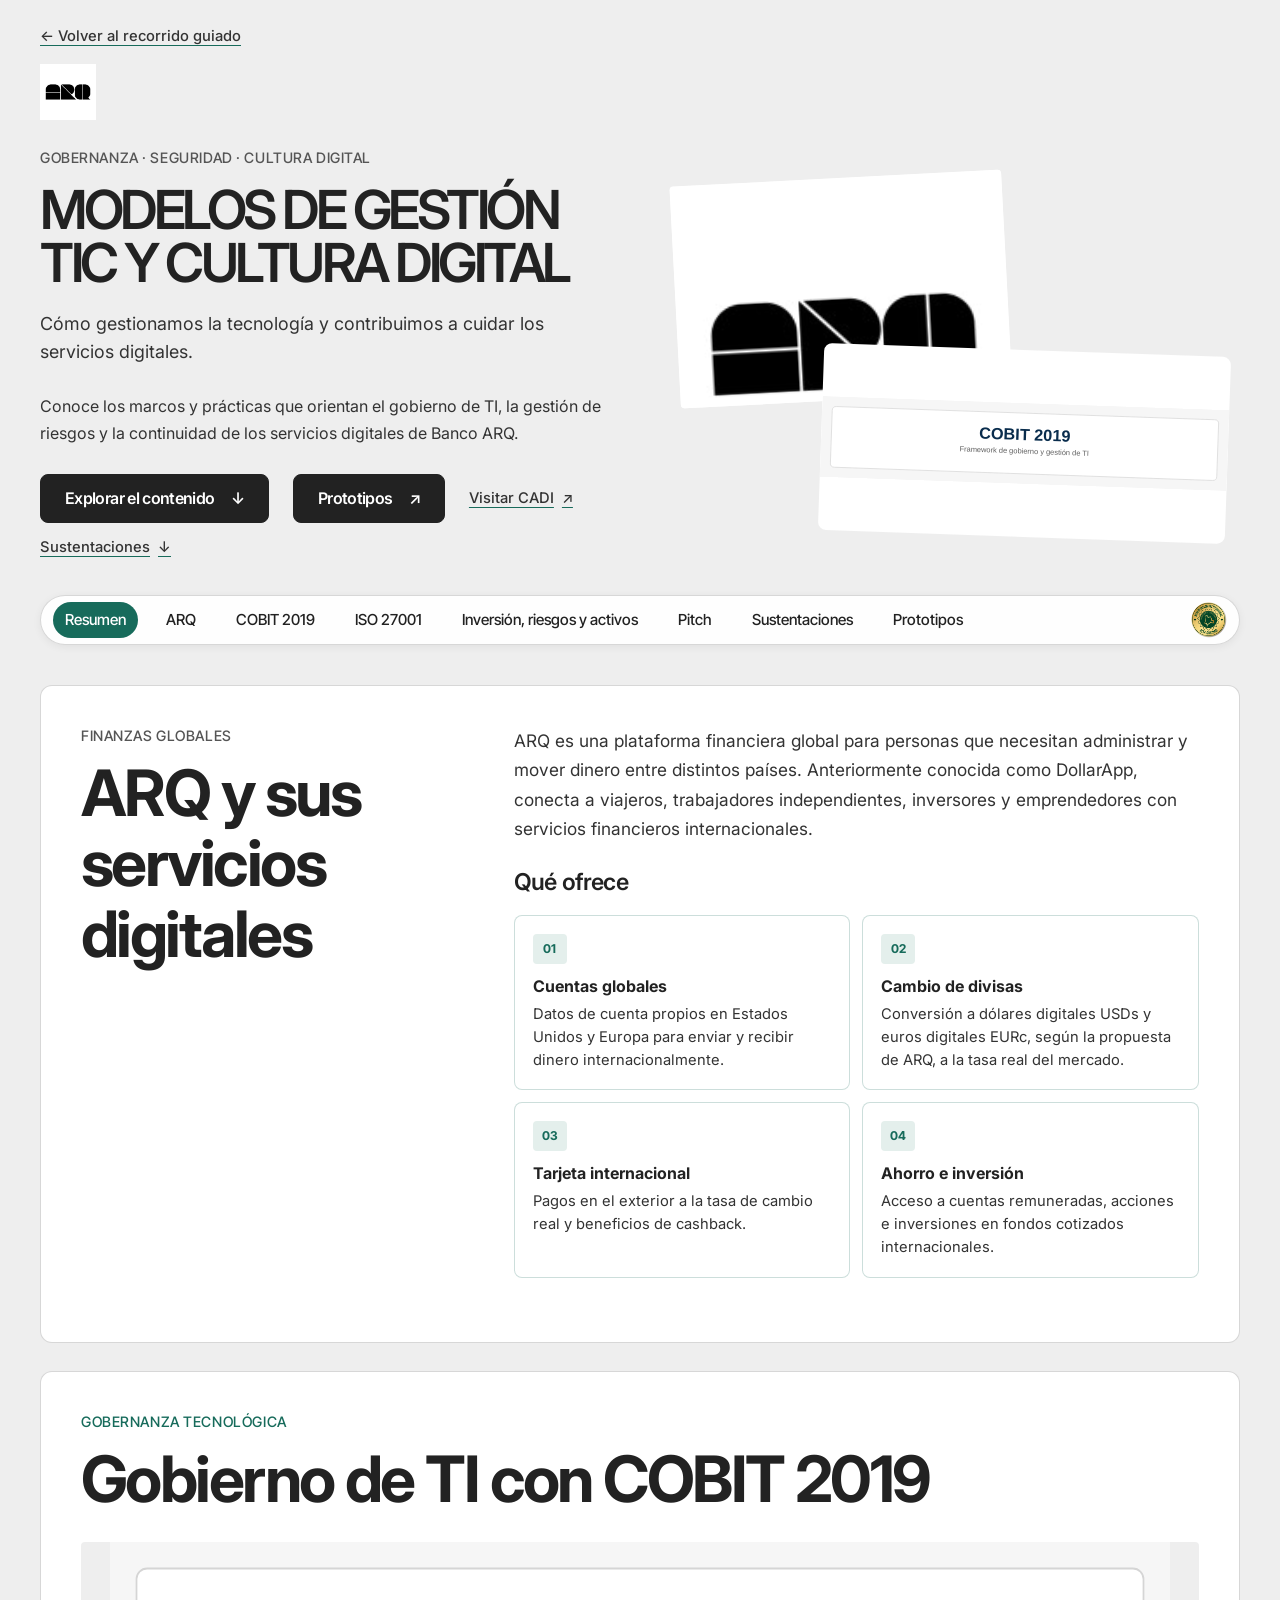
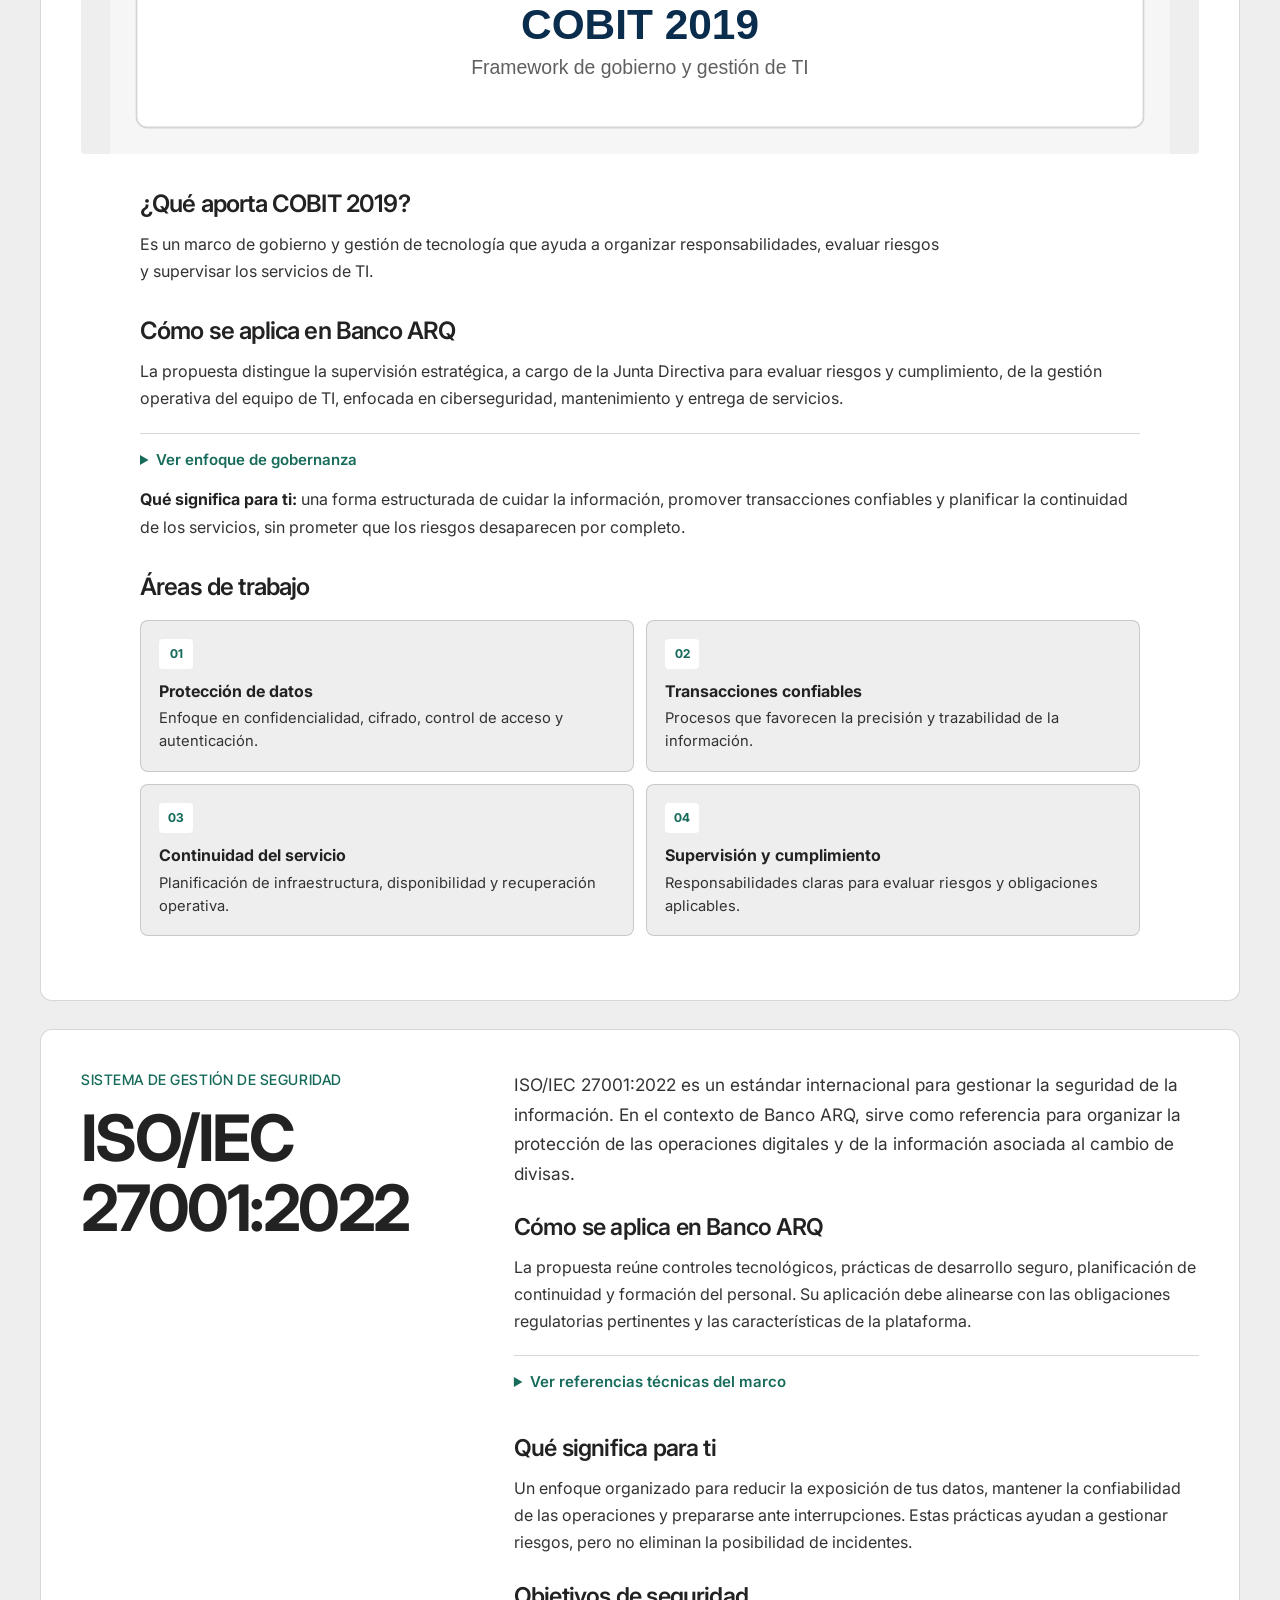
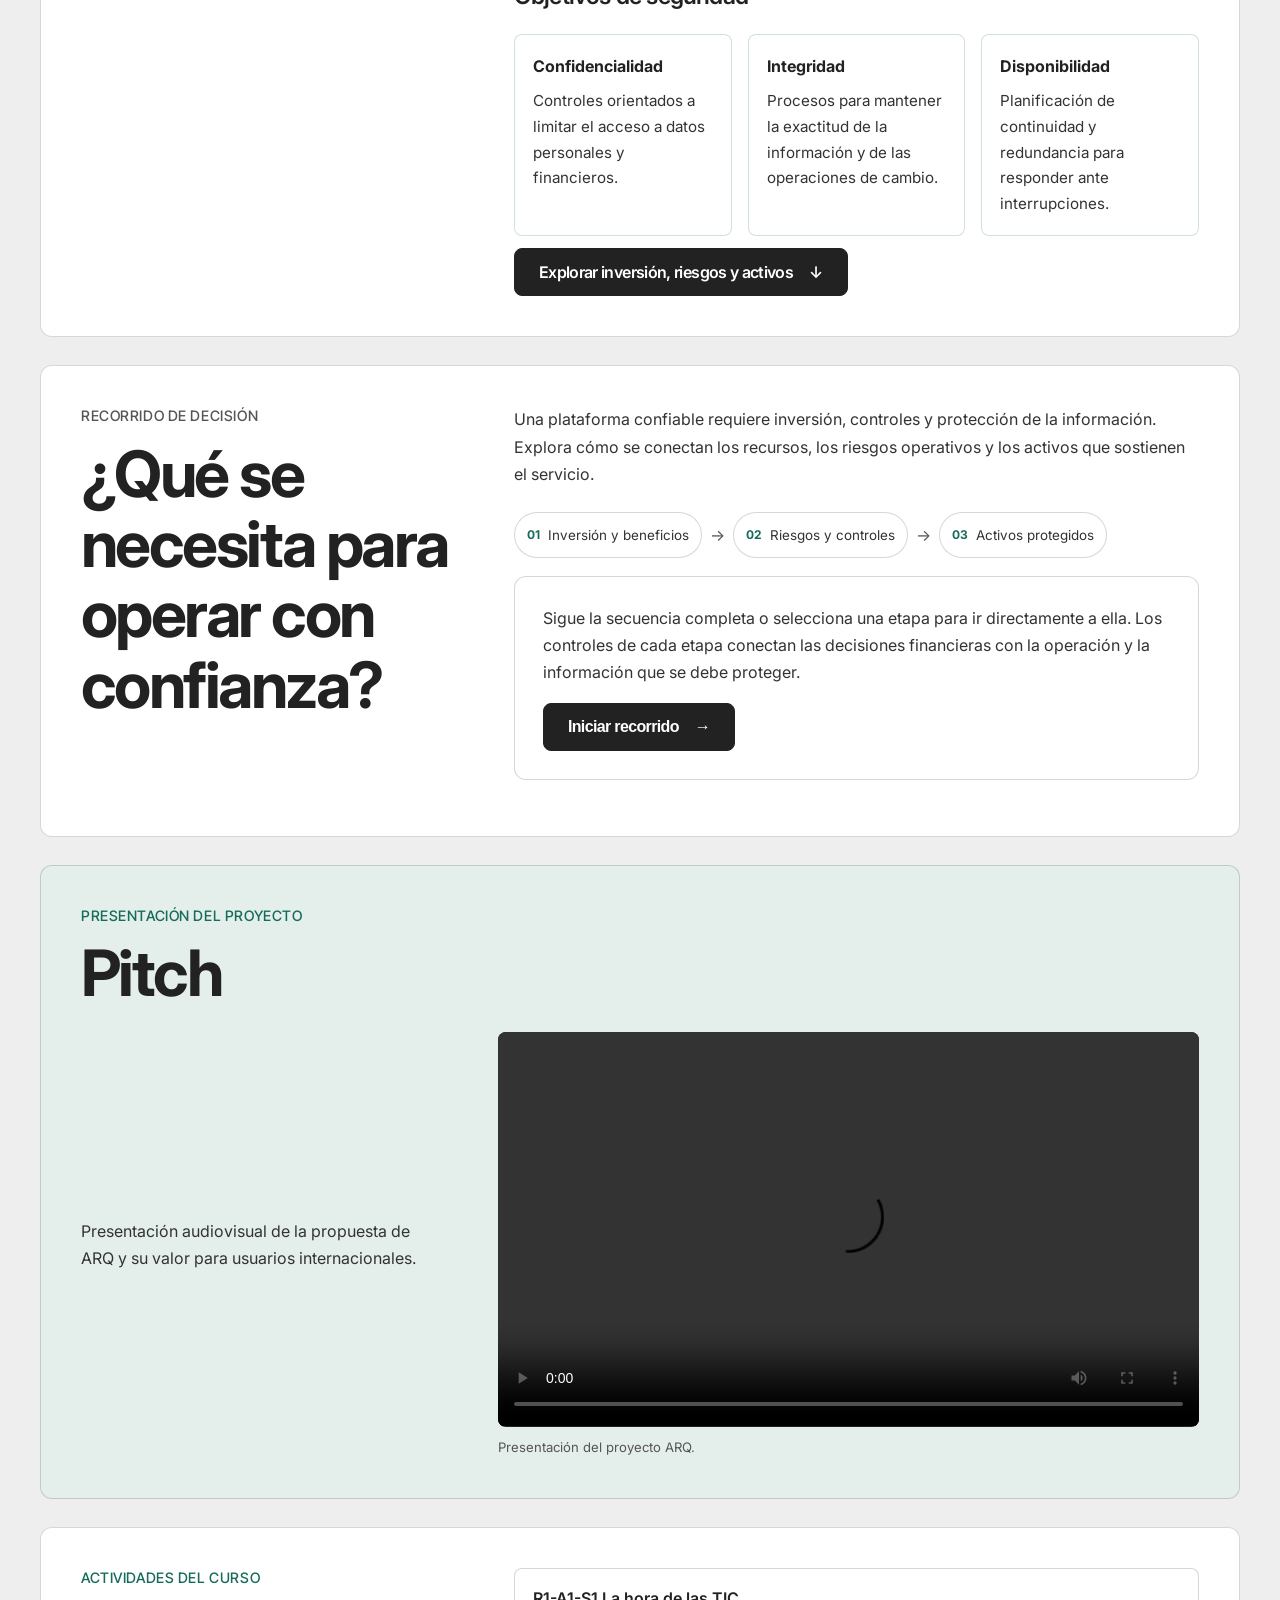
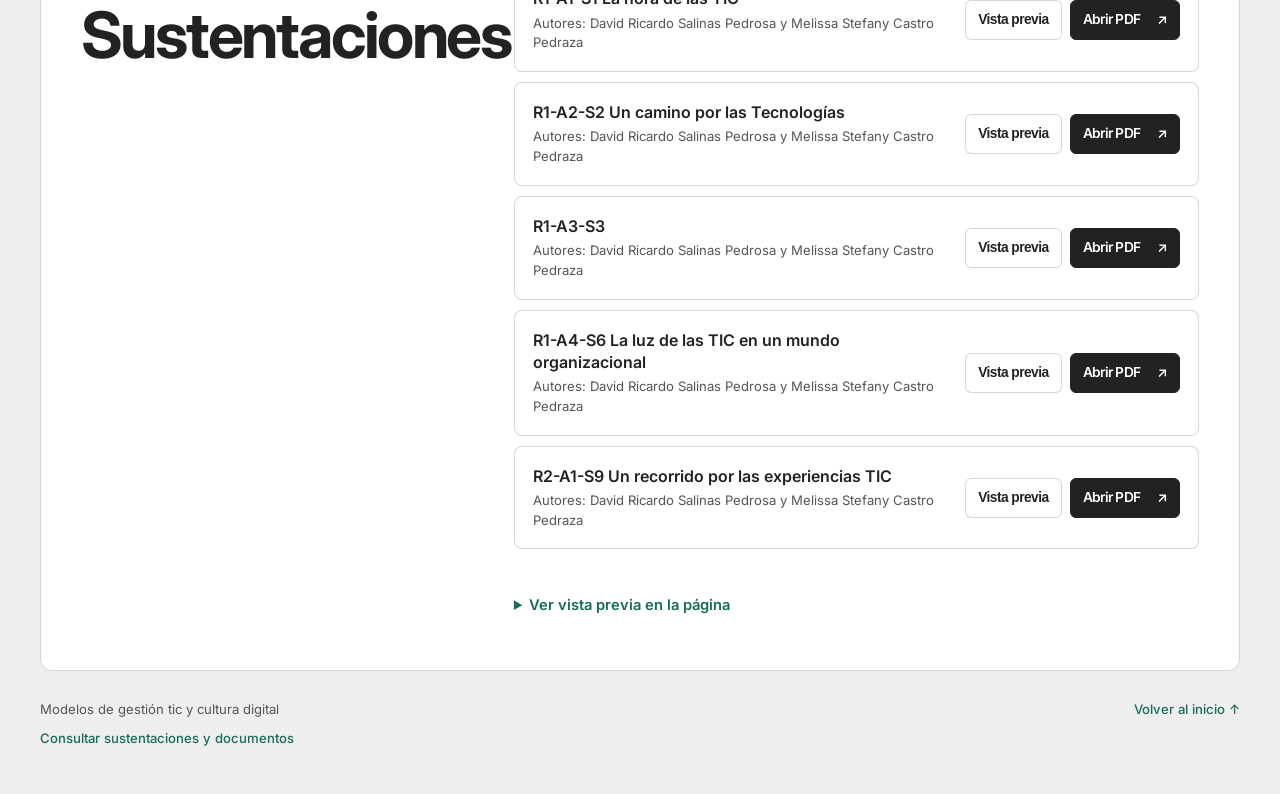
<file: index.html>
<!doctype html>
<html lang="es">
  <head>
    <meta charset="UTF-8" />
    <meta http-equiv="refresh" content="0; url='Pagina%20web%201/pagina-web-transformacion-digital-main/'" />
    <meta name="viewport" content="width=device-width, initial-scale=1.0" />
    <title>ARQ-</title>
    <style>
      body {
        margin: 0;
        min-height: 100vh;
        display: grid;
        place-items: center;
        font-family: Arial, sans-serif;
        background: #0f172a;
        color: #e2e8f0;
      }
      a {
        color: #7dd3fc;
      }
    </style>
  </head>
  <body>
    <p>Redirigiendo a la web principal...</p>
    <p><a href="Pagina%20web%201/pagina-web-transformacion-digital-main/">Entrar ahora</a></p>
  </body>
</html>
</file>
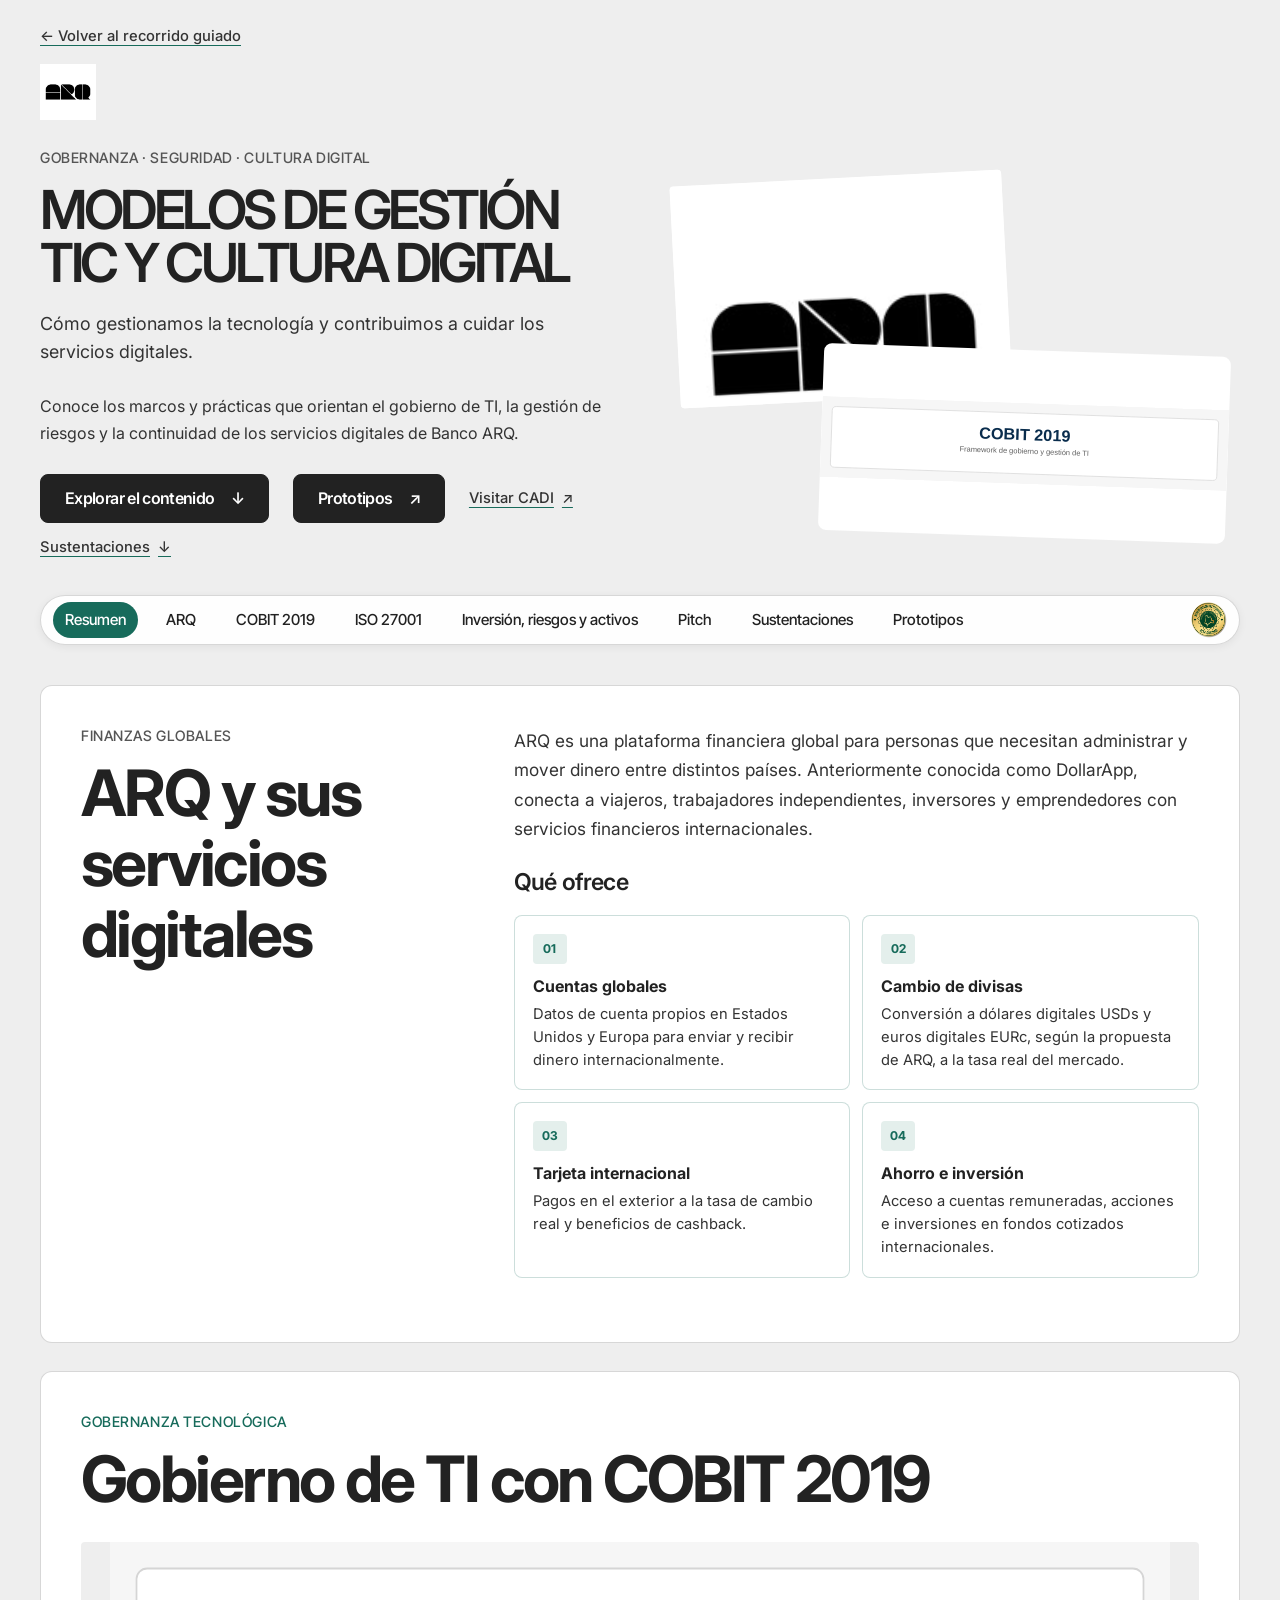
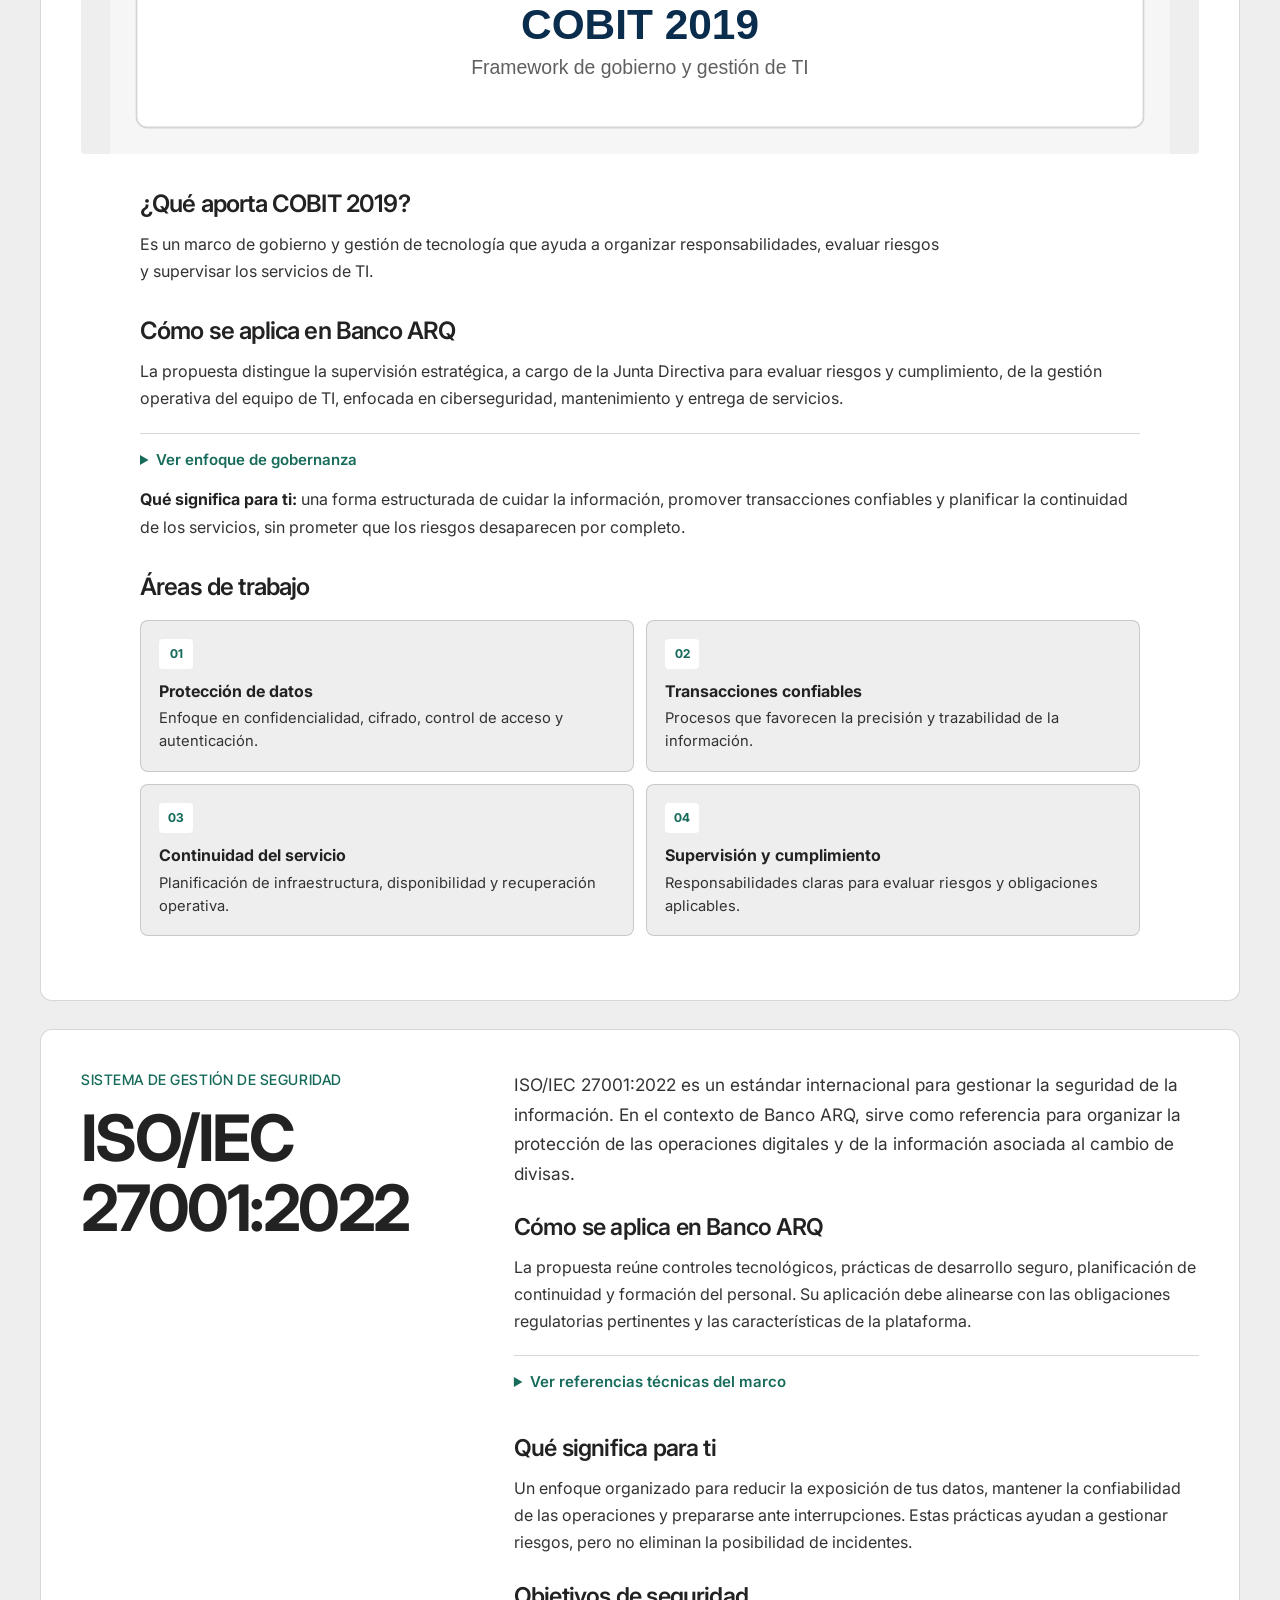
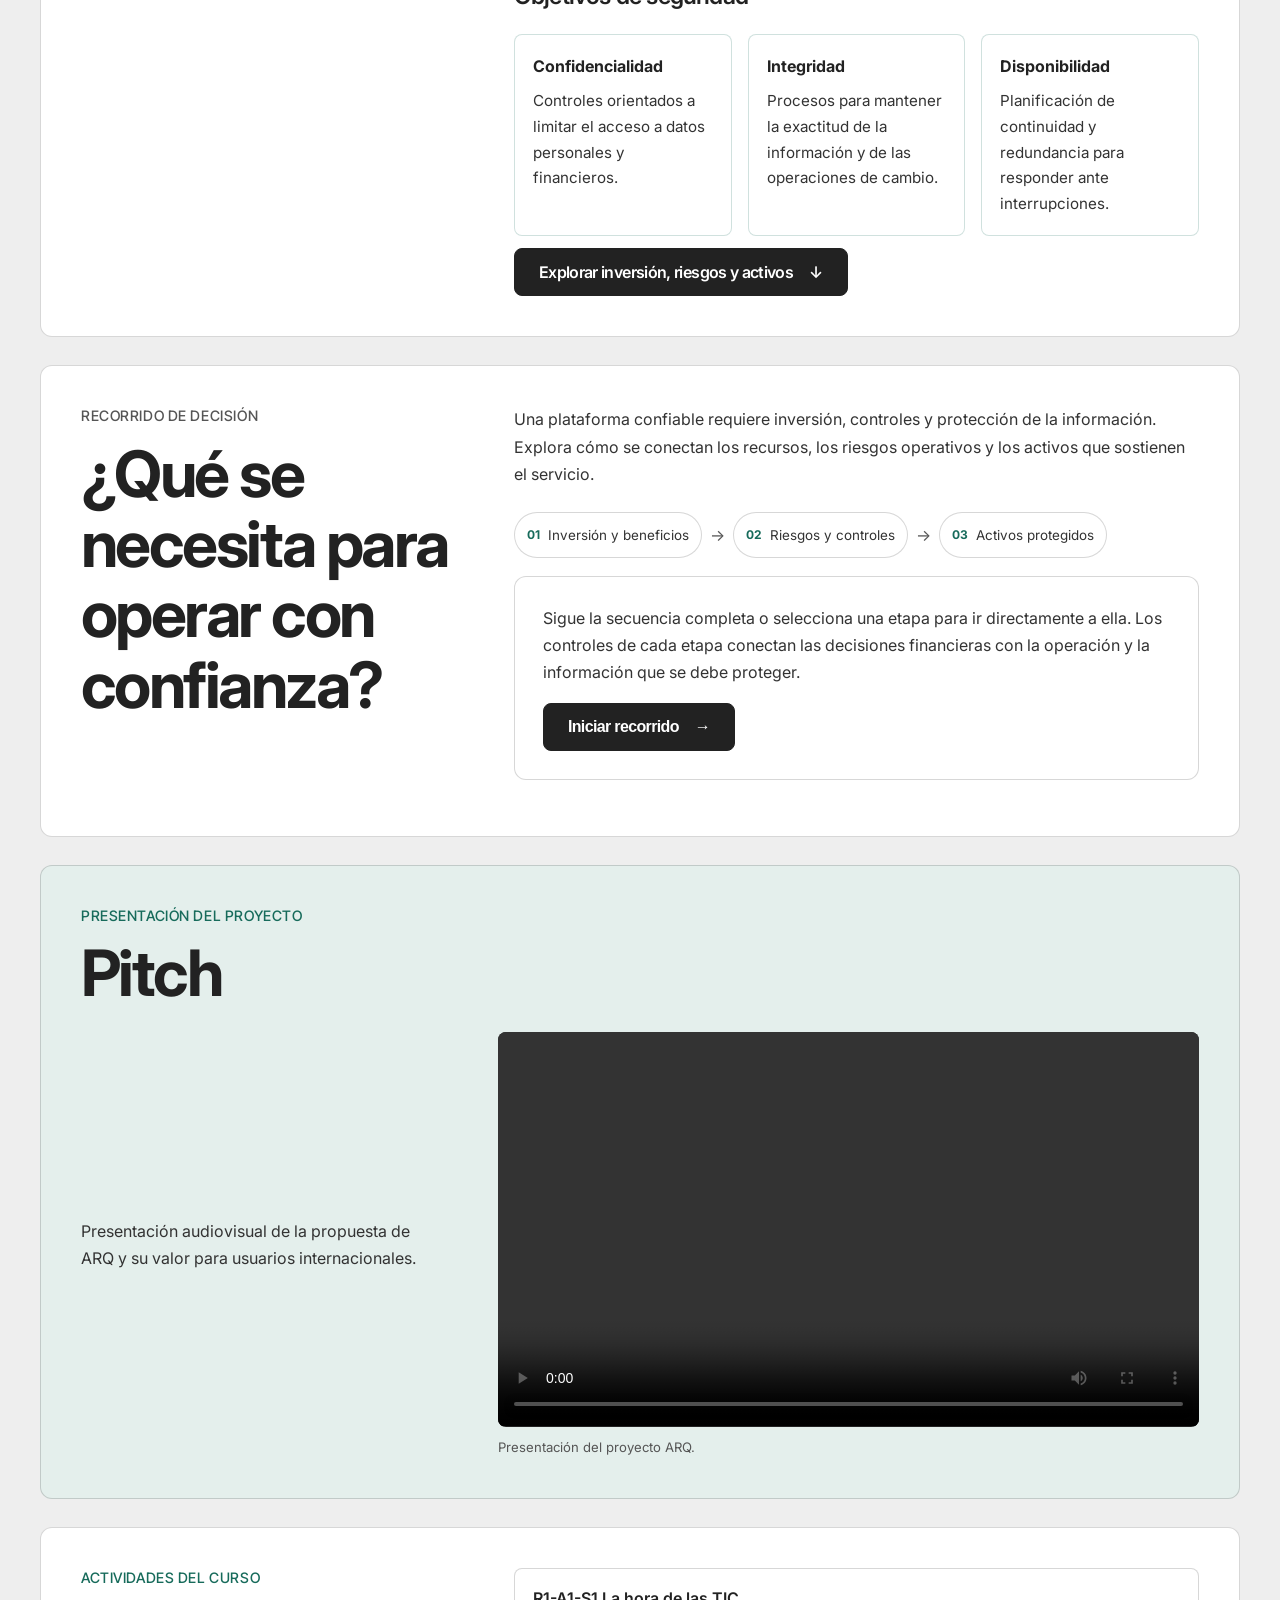
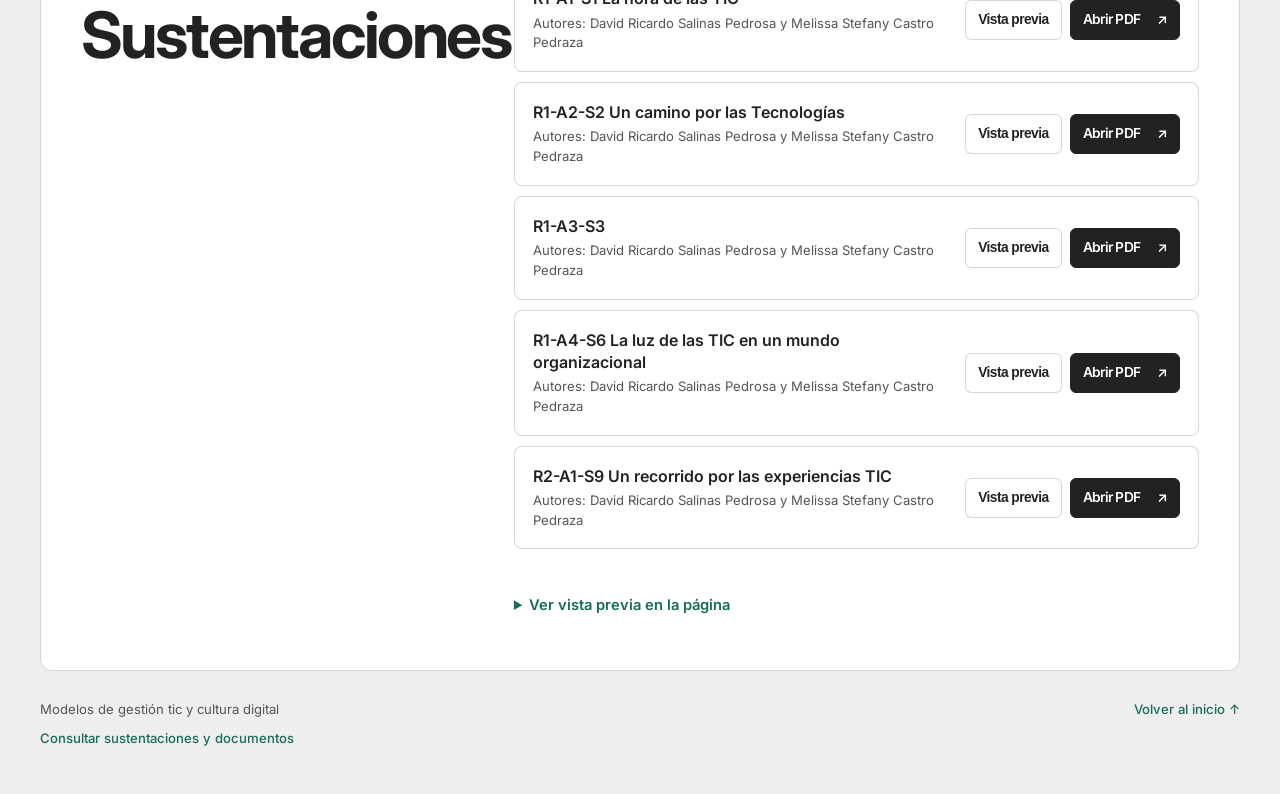
<file: Pagina web 1/pagina-web-transformacion-digital-main/index.html>
<!DOCTYPE html>
<html lang="es">
  <head>
    <meta charset="UTF-8" />
    <meta name="viewport" content="width=device-width, initial-scale=1.0" />
    <meta
      name="description"
      content="Gobernanza, seguridad y cultura digital en Banco ARQ."
    />
    <title>Modelos de gestión tic y cultura digital</title>
    <link rel="preconnect" href="https://fonts.googleapis.com" />
    <link rel="preconnect" href="https://fonts.gstatic.com" crossorigin />
    <link
      href="https://fonts.googleapis.com/css2?family=Inter:wght@400;500;600;700&family=Inter+Tight:wght@500;700&display=swap"
      rel="stylesheet"
    />
    <link rel="stylesheet" href="./css/style.css" />
  </head>
  <body>
    <div class="page-shell">
      <section
        class="guided-tour"
        id="guided-tour"
        aria-labelledby="tour-title"
        aria-describedby="tour-description"
      >
        <div class="tour-topline">
          <a class="brand-mark" href="#guided-tour" aria-label="Volver al inicio del recorrido">
            <img src="./assets/arq-logo.png" alt="ARQ" />
          </a>
          <button class="secondary-link tour-explore-link" type="button" data-show-themes>
            Explorar por temas
          </button>
        </div>

        <div class="tour-shell">
          <header class="tour-intro">
            <p class="eyebrow">Recorrido digital · 5–7 minutos</p>
            <h1 id="tour-title" tabindex="-1">Un servicio digital confiable no ocurre por accidente.</h1>
            <p class="tour-description" id="tour-description">
              Explora cómo se relacionan los servicios de ARQ, el gobierno de TI y la seguridad
              de la información.
            </p>
            <div class="tour-map" aria-label="Servicio, gestión y protección, conectados">
              <span>Servicio</span>
              <span aria-hidden="true">→</span>
              <span>Gestión</span>
              <span aria-hidden="true">→</span>
              <span>Protección</span>
            </div>
          </header>

          <div class="tour-progress">
            <div class="tour-progress-label">
              <span id="tour-step-label">Paso 1 de 6</span>
              <span>Duración aproximada: 5–7 min</span>
            </div>
            <progress id="tour-progress" max="6" value="1" aria-label="Progreso del recorrido"></progress>
          </div>

          <div class="tour-steps">
            <section class="tour-step" data-tour-step="0" aria-labelledby="tour-step-0-title">
              <p class="eyebrow">Bienvenida</p>
              <h2 id="tour-step-0-title" tabindex="-1">¿Qué hace falta para que un servicio financiero digital sea confiable?</h2>
              <p>
                Primero conoceremos los servicios; después, algunas prácticas que ayudan a
                organizarlos y gestionar su seguridad.
              </p>
              <div class="tour-actions tour-welcome-actions">
                <button class="btn" type="button" data-tour-next>Comenzar recorrido <span aria-hidden="true">→</span></button>
                <button class="secondary-link" type="button" data-show-themes>Explorar por temas</button>
              </div>
            </section>

            <section class="tour-step" data-tour-step="1" aria-labelledby="tour-step-1-title" hidden>
              <p class="eyebrow">01 · El servicio</p>
              <h2 id="tour-step-1-title" tabindex="-1">¿Qué hace ARQ?</h2>
              <p>
                ARQ presenta servicios financieros para administrar y mover dinero entre distintos
                países. Explora cada servicio para conocer la información disponible.
              </p>
              <div class="tour-choice-grid" role="group" aria-label="Servicios digitales de ARQ">
                <button class="tour-choice" type="button" aria-pressed="false" data-tour-choice
                  data-detail="Datos de cuenta en Estados Unidos y Europa para enviar y recibir dinero internacionalmente.">
                  <span class="card-icon" aria-hidden="true">01</span><strong>Cuentas globales</strong>
                </button>
                <button class="tour-choice" type="button" aria-pressed="false" data-tour-choice
                  data-detail="Conversión a dólares digitales USDs y euros digitales EURc, según la propuesta de ARQ.">
                  <span class="card-icon" aria-hidden="true">02</span><strong>Cambio de divisas</strong>
                </button>
                <button class="tour-choice" type="button" aria-pressed="false" data-tour-choice
                  data-detail="Tarjeta para realizar pagos en el exterior, con beneficios de cashback según la propuesta de ARQ.">
                  <span class="card-icon" aria-hidden="true">03</span><strong>Tarjeta internacional</strong>
                </button>
                <button class="tour-choice" type="button" aria-pressed="false" data-tour-choice
                  data-detail="Acceso a cuentas remuneradas, acciones e inversiones en fondos cotizados internacionales.">
                  <span class="card-icon" aria-hidden="true">04</span><strong>Ahorro e inversión</strong>
                </button>
              </div>
              <p class="tour-response" data-tour-response aria-live="polite">
                Selecciona un servicio para conocer más.
              </p>
              <p class="tour-transition"><strong>Para ofrecerlos de forma confiable,</strong> ¿qué debe coordinarse?</p>
            </section>

            <section class="tour-step" data-tour-step="2" aria-labelledby="tour-step-2-title" hidden>
              <p class="eyebrow">02 · La gestión</p>
              <h2 id="tour-step-2-title" tabindex="-1">COBIT 2019 ayuda a organizar la gestión de TI.</h2>
              <p>
                Explora cuatro áreas que se relacionan con las responsabilidades, los riesgos y
                la supervisión de los servicios tecnológicos.
              </p>
              <div class="tour-choice-grid" role="group" aria-label="Áreas relacionadas con la gestión de TI">
                <button class="tour-choice" type="button" aria-pressed="false" data-tour-choice
                  data-detail="Definir controles de acceso, autenticación y cifrado forma parte del enfoque de protección descrito en el proyecto.">
                  <span class="card-icon" aria-hidden="true">01</span><strong>Proteger los datos</strong>
                </button>
                <button class="tour-choice" type="button" aria-pressed="false" data-tour-choice
                  data-detail="Los procesos pueden favorecer la precisión y la trazabilidad de la información en las transacciones.">
                  <span class="card-icon" aria-hidden="true">02</span><strong>Mantener transacciones confiables</strong>
                </button>
                <button class="tour-choice" type="button" aria-pressed="false" data-tour-choice
                  data-detail="La planificación de continuidad y recuperación prepara a la organización para responder ante interrupciones.">
                  <span class="card-icon" aria-hidden="true">03</span><strong>Planificar la continuidad</strong>
                </button>
                <button class="tour-choice" type="button" aria-pressed="false" data-tour-choice
                  data-detail="COBIT propone organizar responsabilidades para evaluar riesgos y supervisar obligaciones aplicables.">
                  <span class="card-icon" aria-hidden="true">04</span><strong>Supervisar riesgos y obligaciones</strong>
                </button>
              </div>
              <p class="tour-response" data-tour-response aria-live="polite">
                Selecciona un área para ver cómo se relaciona con la gestión de TI.
              </p>
              <details class="tour-detail">
                <summary>Ver enfoque de gobernanza</summary>
                <p>
                  La propuesta distingue la supervisión estratégica de la Junta Directiva de la
                  gestión operativa del equipo de TI.
                </p>
              </details>
              <p class="tour-note">
                COBIT 2019 es un marco de gobierno y gestión de tecnología; presentarlo aquí no
                significa que Banco ARQ esté certificado o cumpla con él.
              </p>
            </section>

            <section class="tour-step" data-tour-step="3" aria-labelledby="tour-step-3-title" hidden>
              <p class="eyebrow">03 · La protección</p>
              <h2 id="tour-step-3-title" tabindex="-1">La seguridad de la información tiene varios objetivos.</h2>
              <p>
                ISO/IEC 27001:2022 ofrece un marco para gestionar la seguridad. Explora estos tres
                conceptos fundamentales.
              </p>
              <div class="tour-choice-grid tour-choice-grid-three" role="group" aria-label="Objetivos de seguridad de la información">
                <button class="tour-choice" type="button" aria-pressed="false" data-tour-choice
                  data-detail="Confidencialidad: controles orientados a limitar quién puede acceder a la información.">
                  <span class="card-icon" aria-hidden="true">01</span><strong>Confidencialidad</strong>
                </button>
                <button class="tour-choice" type="button" aria-pressed="false" data-tour-choice
                  data-detail="Integridad: procesos destinados a mantener la exactitud de la información y las operaciones.">
                  <span class="card-icon" aria-hidden="true">02</span><strong>Integridad</strong>
                </button>
                <button class="tour-choice" type="button" aria-pressed="false" data-tour-choice
                  data-detail="Disponibilidad: planificación de continuidad y redundancia para responder ante interrupciones.">
                  <span class="card-icon" aria-hidden="true">03</span><strong>Disponibilidad</strong>
                </button>
              </div>
              <p class="tour-response" data-tour-response aria-live="polite">
                Selecciona un objetivo para leer una explicación sencilla.
              </p>
              <p class="tour-note">
                Un marco orienta la gestión de la seguridad, pero no garantiza que nunca ocurran
                incidentes.
              </p>
            </section>

            <section class="tour-step" data-tour-step="4" aria-labelledby="tour-step-4-title" hidden>
              <p class="eyebrow">04 · Un ejemplo educativo</p>
              <h2 id="tour-step-4-title" tabindex="-1">¿Qué habría que considerar ante una interrupción?</h2>
              <p>
                <strong>Ejemplo educativo:</strong> un servicio de cambio de divisas deja de estar
                disponible temporalmente. Explora los aspectos que pueden ayudar a analizar la
                situación. Todos pueden ser relevantes.
              </p>
              <div class="tour-choice-grid" role="group" aria-label="Aspectos para explorar en el ejemplo">
                <button class="tour-choice tour-choice-toggle" type="button" aria-pressed="false" data-tour-choice
                  data-detail="La planificación de continuidad ayuda a considerar cómo responder a una interrupción y prepararse para recuperar el servicio.">
                  <span class="card-icon" aria-hidden="true">01</span><strong>Continuidad del servicio</strong>
                </button>
                <button class="tour-choice tour-choice-toggle" type="button" aria-pressed="false" data-tour-choice
                  data-detail="Las responsabilidades definidas ayudan a coordinar la respuesta y la comunicación entre las personas involucradas.">
                  <span class="card-icon" aria-hidden="true">02</span><strong>Comunicación y responsabilidades</strong>
                </button>
                <button class="tour-choice tour-choice-toggle" type="button" aria-pressed="false" data-tour-choice
                  data-detail="Durante una interrupción también se consideran controles para preservar la protección y la integridad de la información.">
                  <span class="card-icon" aria-hidden="true">03</span><strong>Protección e integridad de la información</strong>
                </button>
              </div>
              <p class="tour-response" data-tour-response aria-live="polite">
                Puedes explorar uno o varios aspectos; no hay una única respuesta.
              </p>
              <p class="tour-note">
                Este escenario sirve para explicar los conceptos: no describe un procedimiento
                interno confirmado de Banco ARQ.
              </p>
            </section>

            <section class="tour-step" data-tour-step="5" aria-labelledby="tour-step-5-title" hidden>
              <p class="eyebrow">05 · El mapa completo</p>
              <h2 id="tour-step-5-title" tabindex="-1">Tres piezas que se relacionan.</h2>
              <div class="tour-map tour-map-summary" aria-label="ARQ ofrece servicios, COBIT organiza el gobierno y la gestión de TI, e ISO 27001 aporta un marco para gestionar la seguridad de la información">
                <span><strong>ARQ</strong><small>Servicios digitales</small></span>
                <span aria-hidden="true">→</span>
                <span><strong>COBIT</strong><small>Gobierno y gestión de TI</small></span>
                <span aria-hidden="true">→</span>
                <span><strong>ISO 27001</strong><small>Gestión de la seguridad</small></span>
              </div>
              <p class="tour-closing">
                La confianza digital depende de cómo se diseñan, gestionan y protegen los servicios.
              </p>
              <div class="tour-actions tour-closing-actions">
                <button class="btn" type="button" data-show-themes data-theme-target="pitch">Ver el Pitch <span aria-hidden="true">↗</span></button>
                <button class="btn btn-preview" type="button" data-show-themes data-theme-target="sustentaciones">Consultar sustentaciones <span aria-hidden="true">→</span></button>
                <button class="secondary-link" type="button" data-show-themes data-theme-target="arq">Explorar los temas</button>
              </div>
              <aside class="tour-prototype-teaser">
                <div>
                  <p class="eyebrow">Una mirada práctica</p>
                  <p><strong>¿Cómo se traducen estas ideas en una experiencia digital?</strong> Explora el prototipo interactivo sobre gobierno de TI, seguridad y continuidad.</p>
                </div>
                <a class="btn" href="./prototipos/" data-prototype-link>Ver prototipos <span aria-hidden="true">↗</span></a>
              </aside>
            </section>
          </div>

          <nav class="tour-navigation" aria-label="Controles del recorrido">
            <button class="btn btn-preview" id="tour-previous" type="button" disabled>← Anterior</button>
            <button class="btn" id="tour-next" type="button" data-tour-next>Siguiente →</button>
            <button class="secondary-link" id="tour-finish" type="button" data-show-themes data-theme-target="arq" hidden>Finalizar y explorar temas</button>
          </nav>
        </div>
      </section>

      <div class="theme-site" id="theme-site" hidden>
      <button class="secondary-link return-to-tour" type="button" data-show-tour>← Volver al recorrido guiado</button>
      <header class="hero">
        <div class="hero-topline">
          <a class="brand-mark" href="#resumen" aria-label="Ir al inicio">
            <img src="./assets/arq-logo.png" alt="ARQ" />
          </a>
        </div>

        <div class="hero-grid" id="resumen">
          <div class="hero-copy">
            <p class="eyebrow">Gobernanza · seguridad · cultura digital</p>
            <h1>Modelos de gestión tic y cultura digital</h1>
            <p class="subtitle">
              Cómo gestionamos la tecnología y contribuimos a cuidar los servicios digitales.
            </p>
            <p class="hero-description">
              Conoce los marcos y prácticas que orientan el gobierno de TI, la gestión de riesgos
              y la continuidad de los servicios digitales de Banco ARQ.
            </p>
            <div class="hero-actions">
              <a class="btn btn-primary" href="#arq">Explorar el contenido <span aria-hidden="true">↓</span></a>
              <a class="btn btn-primary" href="./prototipos/" data-prototype-link>Prototipos <span aria-hidden="true">↗</span></a>
              <a
                class="secondary-link"
                href="https://pregrado.ucundinamarca.edu.co/login/index.php"
                target="_blank"
                rel="noreferrer"
                >Visitar CADI <span aria-hidden="true">↗</span></a
              >
                <a class="secondary-link" href="#sustentaciones"
                  >Sustentaciones <span aria-hidden="true">↓</span></a
                >
            </div>
          </div>

          <div class="hero-collage" aria-label="ARQ y COBIT 2019">
            <div class="collage-tile arq-tile">
              <img src="./assets/arq-logo.png" alt="Identidad visual de ARQ" />
            </div>
            <div class="collage-tile cobit-tile">
              <img src="./assets/cobit-2019-mark.svg" alt="Identidad visual de COBIT 2019" />
            </div>
          </div>
        </div>

      </header>

      <nav class="nav-panel" aria-label="Índice de secciones">
        <div class="nav-links">
          <a href="#resumen" aria-current="location">Resumen</a>
          <a href="#arq">ARQ</a>
          <a href="#cobit">COBIT 2019</a>
          <a href="#iso">ISO 27001</a>
          <a href="#decision-route">Inversión, riesgos y activos</a>
          <a href="#pitch">Pitch</a>
          <a href="#sustentaciones">Sustentaciones</a>
          <a href="./prototipos/" data-prototype-link>Prototipos</a>
        </div>
        <img
          src="./assets/sello.png?v=20260918"
          alt="Sello de acreditación institucional de alta calidad"
          class="seal nav-seal"
        />
      </nav>

      <main class="content">
        <section id="arq" class="content-section arq-section">
          <div class="section-heading">
            <p class="eyebrow">Finanzas globales</p>
            <h2>ARQ y sus servicios digitales</h2>
          </div>
          <div class="section-copy">
            <p>
              ARQ es una plataforma financiera global para personas que necesitan administrar y
              mover dinero entre distintos países. Anteriormente conocida como DollarApp,
              conecta a viajeros, trabajadores independientes, inversores y emprendedores con
              servicios financieros internacionales.
            </p>
            <h3>Qué ofrece</h3>
            <div class="info-card-grid">
              <article class="info-card">
                <span class="card-icon" aria-hidden="true">01</span>
                <h4>Cuentas globales</h4>
                <p>
                  Datos de cuenta propios en Estados Unidos y Europa para enviar y recibir dinero
                  internacionalmente.
                </p>
              </article>
              <article class="info-card">
                <span class="card-icon" aria-hidden="true">02</span>
                <h4>Cambio de divisas</h4>
                <p>
                  Conversión a dólares digitales USDs y euros digitales EURc, según la propuesta
                  de ARQ, a la tasa real del mercado.
                </p>
              </article>
              <article class="info-card">
                <span class="card-icon" aria-hidden="true">03</span>
                <h4>Tarjeta internacional</h4>
                <p>
                  Pagos en el exterior a la tasa de cambio real y beneficios de cashback.
                </p>
              </article>
              <article class="info-card">
                <span class="card-icon" aria-hidden="true">04</span>
                <h4>Ahorro e inversión</h4>
                <p>
                  Acceso a cuentas remuneradas, acciones e inversiones en fondos cotizados
                  internacionales.
                </p>
              </article>
            </div>
          </div>
        </section>

        <section id="cobit" class="feature-section cobit-section">
          <div class="feature-heading">
            <p class="eyebrow">Gobernanza tecnológica</p>
            <h2>Gobierno de TI con COBIT 2019</h2>
          </div>
          <div class="feature-art">
            <img
              src="./assets/cobit-2019-mark.svg"
              alt="Logotipo de COBIT 2019"
              loading="lazy"
            />
          </div>
          <div class="feature-copy">
            <div class="model-intro">
              <h3>¿Qué aporta COBIT 2019?</h3>
              <p>
                Es un marco de gobierno y gestión de tecnología que ayuda a organizar
                responsabilidades, evaluar riesgos y supervisar los servicios de TI.
              </p>
            </div>
            <div class="model-structure">
              <h3>Cómo se aplica en Banco ARQ</h3>
              <p>
                La propuesta distingue la supervisión estratégica, a cargo de la Junta Directiva
                para evaluar riesgos y cumplimiento, de la gestión operativa del equipo de TI,
                enfocada en ciberseguridad, mantenimiento y entrega de servicios.
              </p>
              <details class="detail-block detail-block-dark">
                <summary>Ver enfoque de gobernanza</summary>
                <p>
                  La intención es que las decisiones tecnológicas se mantengan alineadas con los
                  objetivos de la organización y que los riesgos, las responsabilidades y el
                  desempeño de TI puedan ser supervisados.
                </p>
              </details>
            </div>
            <p>
              <strong>Qué significa para ti:</strong> una forma estructurada de cuidar la
              información, promover transacciones confiables y planificar la continuidad de los
              servicios, sin prometer que los riesgos desaparecen por completo.
            </p>
            <h3>Áreas de trabajo</h3>
            <div class="benefit-grid">
              <article class="benefit-card">
                <span class="card-icon" aria-hidden="true">01</span>
                <h4>Protección de datos</h4>
                <p>Enfoque en confidencialidad, cifrado, control de acceso y autenticación.</p>
              </article>
              <article class="benefit-card">
                <span class="card-icon" aria-hidden="true">02</span>
                <h4>Transacciones confiables</h4>
                <p>Procesos que favorecen la precisión y trazabilidad de la información.</p>
              </article>
              <article class="benefit-card">
                <span class="card-icon" aria-hidden="true">03</span>
                <h4>Continuidad del servicio</h4>
                <p>Planificación de infraestructura, disponibilidad y recuperación operativa.</p>
              </article>
              <article class="benefit-card">
                <span class="card-icon" aria-hidden="true">04</span>
                <h4>Supervisión y cumplimiento</h4>
                <p>Responsabilidades claras para evaluar riesgos y obligaciones aplicables.</p>
              </article>
            </div>
          </div>
        </section>

        <section id="iso" class="content-section iso-section">
          <div class="section-heading">
            <p class="eyebrow">Sistema de gestión de seguridad</p>
            <h2>ISO/IEC 27001:2022</h2>
          </div>
          <div class="section-copy">
            <p>
              ISO/IEC 27001:2022 es un estándar internacional para gestionar la seguridad de la
              información. En el contexto de Banco ARQ, sirve como referencia para organizar la
              protección de las operaciones digitales y de la información asociada al cambio de
              divisas.
            </p>

            <h3>Cómo se aplica en Banco ARQ</h3>
            <p>
              La propuesta reúne controles tecnológicos, prácticas de desarrollo seguro,
              planificación de continuidad y formación del personal. Su aplicación debe
              alinearse con las obligaciones regulatorias pertinentes y las características de
              la plataforma.
            </p>
            <details class="detail-block">
              <summary>Ver referencias técnicas del marco</summary>
              <ul>
                <li>
                  Controles del Anexo A de ISO/IEC 27001:2022 y atención a las exigencias
                  aplicables de la Superintendencia Financiera de Colombia.
                </li>
                <li>
                  El enfoque descrito considera Zero Trust, autenticación multifactor,
                  enmascaramiento de datos, prevención de fuga de información y cifrado AES-256
                  en reposo y TLS 1.3 en tránsito.
                </li>
                <li>
                  Redundancia geográfica y planificación de continuidad y recuperación para
                  gestionar la disponibilidad de los servicios.
                </li>
                <li>
                  Seguridad desde el diseño, prácticas de codificación segura inspiradas en OWASP
                  Top 10 y formación contra el phishing.
                </li>
                <li>
                  Oracle APEX forma parte del contexto tecnológico descrito; su uso por sí solo
                  no demuestra cumplimiento de una norma.
                </li>
              </ul>
            </details>

            <h3>Qué significa para ti</h3>
            <p>
              Un enfoque organizado para reducir la exposición de tus datos, mantener la
              confiabilidad de las operaciones y prepararse ante interrupciones. Estas prácticas
              ayudan a gestionar riesgos, pero no eliminan la posibilidad de incidentes.
            </p>
            <h3>Objetivos de seguridad</h3>
            <div class="security-grid">
              <article class="security-pillar">
                <h4>Confidencialidad</h4>
                <p>
                  Controles orientados a limitar el acceso a datos personales y financieros.
                </p>
              </article>
              <article class="security-pillar">
                <h4>Integridad</h4>
                <p>
                  Procesos para mantener la exactitud de la información y de las operaciones de
                  cambio.
                </p>
              </article>
              <article class="security-pillar">
                <h4>Disponibilidad</h4>
                <p>
                  Planificación de continuidad y redundancia para responder ante interrupciones.
                </p>
              </article>
            </div>
            <a class="btn decision-entry" href="#decision-route">
              Explorar inversión, riesgos y activos <span aria-hidden="true">↓</span>
            </a>
          </div>
        </section>

        <section
          id="decision-route"
          class="content-section decision-section"
          aria-labelledby="decision-title"
        >
          <div class="section-heading">
            <p class="eyebrow">Recorrido de decisión</p>
            <h2 id="decision-title">¿Qué se necesita para operar con confianza?</h2>
          </div>
          <div class="decision-body">
            <p class="decision-intro">
              Una plataforma confiable requiere inversión, controles y protección de la
              información. Explora cómo se conectan los recursos, los riesgos operativos y los
              activos que sostienen el servicio.
            </p>

            <nav class="decision-steps" aria-label="Etapas del recorrido">
              <button type="button" class="decision-step" data-decision-stage="1">
                <span>01</span> Inversión y beneficios
              </button>
              <span class="decision-connector" aria-hidden="true">→</span>
              <button type="button" class="decision-step" data-decision-stage="2">
                <span>02</span> Riesgos y controles
              </button>
              <span class="decision-connector" aria-hidden="true">→</span>
              <button type="button" class="decision-step" data-decision-stage="3">
                <span>03</span> Activos protegidos
              </button>
            </nav>

            <div class="decision-progress" id="decision-progress" hidden>
              <div class="decision-progress-label">
                <span id="decision-progress-text">Etapa 1 de 3</span>
                <span id="decision-progress-name">Inversión y beneficios</span>
              </div>
              <progress id="decision-progress-bar" max="3" value="1">1 de 3</progress>
            </div>

            <div class="decision-overview" id="decision-overview">
              <p>
                Sigue la secuencia completa o selecciona una etapa para ir directamente a ella.
                Los controles de cada etapa conectan las decisiones financieras con la operación
                y la información que se debe proteger.
              </p>
              <button class="btn" type="button" data-start-decision>
                Iniciar recorrido <span aria-hidden="true">→</span>
              </button>
            </div>

            <div class="decision-panel" data-decision-panel="1" hidden>
              <h3>01 · Inversión y beneficios</h3>
              <p class="decision-lead">¿Qué requiere la plataforma y qué beneficios se proyectan?</p>
              <div class="investment-sequence" aria-label="Inversión inicial estimada">
                <details class="investment-item">
                  <summary><span>01 · Infraestructura tecnológica</span><strong>$120 M COP</strong></summary>
                  <p>Servicios en la nube, alta disponibilidad y herramientas de protección de datos.</p>
                </details>
                <span class="investment-plus" aria-hidden="true">+</span>
                <details class="investment-item">
                  <summary><span>02 · Gobierno y seguridad</span><strong>$85 M COP</strong></summary>
                  <p>Consultoría para definir responsabilidades, controles y prioridades, con marcos como COBIT 2019 e ISO/IEC 27001.</p>
                </details>
                <span class="investment-plus" aria-hidden="true">+</span>
                <details class="investment-item">
                  <summary><span>03 · Personas y adopción</span><strong>$45 M COP</strong></summary>
                  <p>Capacitación en Oracle APEX, programación segura y cultura digital ética.</p>
                </details>
                <div class="investment-total">
                  <span>Inversión inicial estimada</span><strong>$250 millones COP</strong>
                </div>
              </div>

              <h4 class="decision-subheading">Beneficios anuales proyectados</h4>
              <div class="benefit-options">
                <label class="benefit-option">
                  <input type="checkbox" data-benefit="110" checked />
                  <span><strong>$110 M COP/año</strong><small>Ahorro operativo y de soporte estimado</small></span>
                </label>
                <label class="benefit-option">
                  <input type="checkbox" data-benefit="250" checked />
                  <span><strong>$250 M COP/año</strong><small>Costos potencialmente evitados; no son ahorro garantizado</small></span>
                </label>
                <label class="benefit-option">
                  <input type="checkbox" data-benefit="180" checked />
                  <span><strong>$180 M COP/año</strong><small>Ingresos asociados, sujetos al volumen de transacciones</small></span>
                </label>
              </div>
              <p class="benefit-total" aria-live="polite">
                Beneficios anuales seleccionados: <strong id="benefit-total">$540 millones COP</strong>
              </p>
              <p class="decision-caveat">
                Son proyecciones sujetas a la implementación, la adopción, el volumen de
                transacciones y los resultados reales. Los costos evitados no equivalen
                necesariamente a ingresos o ahorros realizados.
              </p>
            </div>

            <div class="decision-panel" data-decision-panel="2" hidden>
              <h3>02 · Riesgos y controles</h3>
              <p class="decision-lead">¿Qué situaciones podrían afectar la operación?</p>
              <div class="risk-layout">
                <div class="risk-map" role="group" aria-label="Componentes del servicio">
                  <button type="button" class="risk-node is-selected" data-risk="database" aria-pressed="true">
                    <span aria-hidden="true">01</span><strong>Base de datos</strong><small>Datos</small>
                  </button>
                  <button type="button" class="risk-node" data-risk="platform" aria-pressed="false">
                    <span aria-hidden="true">02</span><strong>Plataforma COP–USD</strong><small>Servicio</small>
                  </button>
                  <button type="button" class="risk-node" data-risk="records" aria-pressed="false">
                    <span aria-hidden="true">03</span><strong>Registros contables</strong><small>Transacciones</small>
                  </button>
                  <button type="button" class="risk-node" data-risk="credentials" aria-pressed="false">
                    <span aria-hidden="true">04</span><strong>Credenciales y API</strong><small>Accesos</small>
                  </button>
                </div>
                <article class="risk-detail" aria-live="polite">
                  <p class="eyebrow">Riesgo → impacto → control</p>
                  <h4 id="risk-title">Base de datos central</h4>
                  <dl>
                    <div><dt>Riesgo</dt><dd id="risk-description">Filtración de datos sensibles.</dd></div>
                    <div><dt>Impacto</dt><dd id="risk-impact">Afectación de la privacidad y de la confianza en el servicio.</dd></div>
                    <div><dt>Controles</dt><dd id="risk-controls">Cifrado en almacenamiento y transmisión, enmascaramiento y acceso limitado.</dd></div>
                  </dl>
                </article>
              </div>
              <p class="decision-caveat">
                Los controles son medidas propuestas; su aplicación y efectividad deben validarse
                en la implementación.
              </p>
            </div>

            <div class="decision-panel" data-decision-panel="3" hidden>
              <h3>03 · Activos protegidos</h3>
              <p class="decision-lead">¿Qué debemos proteger para que el servicio siga funcionando?</p>
              <div class="asset-inventory">
                <details class="asset-item">
                  <summary><span>01</span><strong>Datos financieros y transaccionales</strong></summary>
                  <p><b>Qué contiene:</b> registros contables, saldos e historial de operaciones en COP y USD.</p>
                  <p><b>Para qué se usa:</b> respaldar la operación, la conciliación y la consulta financiera.</p>
                  <p><b>Propiedades relevantes:</b> integridad y disponibilidad.</p>
                </details>
                <details class="asset-item">
                  <summary><span>02</span><strong>Datos personales y de verificación (KYC/AML)</strong></summary>
                  <p><b>Qué contiene:</b> datos de identificación y verificaciones relacionadas con la prevención del lavado de activos.</p>
                  <p><b>Para qué se usa:</b> procesos de identificación y verificación para los fines autorizados.</p>
                  <p><b>Propiedades relevantes:</b> confidencialidad, integridad y disponibilidad.</p>
                </details>
                <details class="asset-item">
                  <summary><span>03</span><strong>Infraestructura y bases de datos centrales</strong></summary>
                  <p><b>Qué contiene:</b> bases de datos, aplicaciones y APIs que procesan o intercambian información.</p>
                  <p><b>Para qué se usa:</b> sostener el funcionamiento e intercambio de información del servicio.</p>
                  <p><b>Propiedades relevantes:</b> confidencialidad, integridad y disponibilidad.</p>
                </details>
                <details class="asset-item">
                  <summary><span>04</span><strong>Credenciales y claves de seguridad</strong></summary>
                  <p><b>Qué contiene:</b> contraseñas, tokens de API y llaves de cifrado.</p>
                  <p><b>Para qué se usa:</b> autenticar y proteger el acceso a sistemas y datos.</p>
                  <p><b>Propiedades relevantes:</b> confidencialidad e integridad.</p>
                </details>
              </div>
              <div class="decision-summary">
                <p class="eyebrow">La historia completa</p>
                <p><strong>La inversión habilita capacidades</strong> → los controles reducen la
                  exposición a riesgos → la protección de activos respalda la operación.</p>
              </div>
              <p class="decision-caveat">
                Estas cifras y controles representan una proyección; deben validarse frente a los
                costos, prácticas y resultados reales de la implementación.
              </p>
            </div>

            <div class="decision-navigation">
              <button class="btn btn-preview" id="decision-back" type="button" hidden>← Anterior</button>
              <button class="btn" id="decision-next" type="button" hidden>
                Continuar <span aria-hidden="true">→</span>
              </button>
              <button class="secondary-link" id="decision-restart" type="button" hidden>
                Volver al mapa
              </button>
            </div>
          </div>
        </section>

        <section id="pitch" class="feature-section pitch-section">
          <div class="feature-heading">
            <p class="eyebrow">Presentación del proyecto</p>
            <h2>Pitch</h2>
          </div>
          <div class="pitch-layout">
            <div class="pitch-copy">
              <p class="section-intro">
                Presentación audiovisual de la propuesta de ARQ y su valor para usuarios internacionales.
              </p>
            </div>
            <div>
              <div class="video-frame-wrap" id="video-container">
                <video class="video-frame" controls preload="metadata" playsinline aria-label="Pitch de ARQ">
                  <source src="./Pitch_Ingles_EDITADO.mp4" type="video/mp4" />
                  Tu navegador no puede reproducir este video.
                </video>
              </div>
              <p class="video-caption">Presentación del proyecto ARQ.</p>
            </div>
          </div>
        </section>

        <section id="sustentaciones" class="content-section docs-section">
          <div class="section-heading">
            <p class="eyebrow">Actividades del curso</p>
            <h2>Sustentaciones</h2>
          </div>

          <div class="pdf-list" aria-label="Documentos de sustentación en orden cronológico">
            <article class="pdf-document">
              <div>
                <h3>R1-A1-S1 La hora de las TIC</h3>
                <p>Autores: David Ricardo Salinas Pedrosa y Melissa Stefany Castro Pedraza</p>
              </div>
              <div class="pdf-actions">
                <button class="btn btn-preview pdf-thumb" type="button" data-file="./assets/documentos/R1-A1-S1%20La%20hora%20de%20las%20TIC.pdf" data-title="R1-A1-S1 La hora de las TIC">Vista previa</button>
                <a class="btn btn-secondary" href="./assets/documentos/R1-A1-S1%20La%20hora%20de%20las%20TIC.pdf" target="_blank" rel="noreferrer">Abrir PDF <span aria-hidden="true">↗</span></a>
              </div>
            </article>
            <article class="pdf-document">
              <div>
                <h3>R1-A2-S2 Un camino por las Tecnologías</h3>
                <p>Autores: David Ricardo Salinas Pedrosa y Melissa Stefany Castro Pedraza</p>
              </div>
              <div class="pdf-actions">
                <button class="btn btn-preview pdf-thumb" type="button" data-file="./assets/documentos/R1-A2-S2%20Un%20camino%20por%20las%20Tecnolog%C3%ADas.pdf" data-title="R1-A2-S2 Un camino por las Tecnologías">Vista previa</button>
                <a class="btn btn-secondary" href="./assets/documentos/R1-A2-S2%20Un%20camino%20por%20las%20Tecnolog%C3%ADas.pdf" target="_blank" rel="noreferrer">Abrir PDF <span aria-hidden="true">↗</span></a>
              </div>
            </article>
            <article class="pdf-document">
              <div>
                <h3>R1-A3-S3</h3>
                <p>Autores: David Ricardo Salinas Pedrosa y Melissa Stefany Castro Pedraza</p>
              </div>
              <div class="pdf-actions">
                <button class="btn btn-preview pdf-thumb" type="button" data-file="./assets/documentos/R1-A3-S3.pdf" data-title="R1-A3-S3">Vista previa</button>
                <a class="btn btn-secondary" href="./assets/documentos/R1-A3-S3.pdf" target="_blank" rel="noreferrer">Abrir PDF <span aria-hidden="true">↗</span></a>
              </div>
            </article>
            <article class="pdf-document">
              <div>
                <h3>R1-A4-S6 La luz de las TIC en un mundo organizacional</h3>
                <p>Autores: David Ricardo Salinas Pedrosa y Melissa Stefany Castro Pedraza</p>
              </div>
              <div class="pdf-actions">
                <button class="btn btn-preview pdf-thumb" type="button" data-file="./assets/documentos/R1-A4-S6%20La%20luz%20de%20las%20TIC%20en%20un%20mundo%20organizacional.pdf" data-title="R1-A4-S6 La luz de las TIC en un mundo organizacional">Vista previa</button>
                <a class="btn btn-secondary" href="./assets/documentos/R1-A4-S6%20La%20luz%20de%20las%20TIC%20en%20un%20mundo%20organizacional.pdf" target="_blank" rel="noreferrer">Abrir PDF <span aria-hidden="true">↗</span></a>
              </div>
            </article>
            <article class="pdf-document">
              <div>
                <h3>R2-A1-S9 Un recorrido por las experiencias TIC</h3>
                <p>Autores: David Ricardo Salinas Pedrosa y Melissa Stefany Castro Pedraza</p>
              </div>
              <div class="pdf-actions">
                <button class="btn btn-preview pdf-thumb" type="button" data-file="./assets/documentos/R2-A1-S9%20Un%20recorrido%20por%20las%20experiencias%20TIC.pdf" data-title="R2-A1-S9 Un recorrido por las experiencias TIC">Vista previa</button>
                <a class="btn btn-secondary" href="./assets/documentos/R2-A1-S9%20Un%20recorrido%20por%20las%20experiencias%20TIC.pdf" target="_blank" rel="noreferrer">Abrir PDF <span aria-hidden="true">↗</span></a>
              </div>
            </article>
          </div>

          <details class="pdf-preview" id="pdf-preview">
            <summary>Ver vista previa en la página</summary>
            <div class="pdf-preview-panel">
              <div class="preview-toolbar">
                <span id="pdf-title">R1-A1-S1 La hora de las TIC</span>
                <a
                  class="btn btn-secondary"
                  id="pdf-open-link"
                  href="./assets/documentos/R1-A1-S1%20La%20hora%20de%20las%20TIC.pdf"
                  target="_blank"
                  rel="noreferrer"
                  >Abrir PDF <span aria-hidden="true">↗</span></a
                >
              </div>
              <div class="pdf-preview-scroll">
                <iframe
                  id="pdf-frame"
                  class="pdf-frame"
                  src="./assets/documentos/R1-A1-S1%20La%20hora%20de%20las%20TIC.pdf#toolbar=0&amp;view=FitH"
                  title="Vista previa de R1-A1-S1 La hora de las TIC"
                ></iframe>
              </div>
            </div>
          </details>
        </section>
      </main>
      <footer class="site-footer">
        <div>
          <span>Modelos de gestión tic y cultura digital</span>
          <a href="#sustentaciones">Consultar sustentaciones y documentos</a>
        </div>
        <a href="#resumen">Volver al inicio ↑</a>
      </footer>
      </div>
    </div>

    <script>
      const guidedTour = document.getElementById('guided-tour');
      const themeSite = document.getElementById('theme-site');
      const tourSteps = [...document.querySelectorAll('[data-tour-step]')];
      const tourProgress = document.getElementById('tour-progress');
      const tourStepLabel = document.getElementById('tour-step-label');
      const previousTourButton = document.getElementById('tour-previous');
      const nextTourButton = document.getElementById('tour-next');
      const finishTourButton = document.getElementById('tour-finish');
      let currentTourStep = 0;

      const showTourStep = (step, moveFocus = true) => {
        currentTourStep = Math.max(0, Math.min(step, tourSteps.length - 1));
        tourSteps.forEach((tourStep, index) => {
          tourStep.hidden = index !== currentTourStep;
        });

        tourProgress.value = currentTourStep + 1;
        tourStepLabel.textContent = `Paso ${currentTourStep + 1} de ${tourSteps.length}`;
        previousTourButton.disabled = currentTourStep === 0;
        nextTourButton.hidden = currentTourStep === tourSteps.length - 1;
        finishTourButton.hidden = currentTourStep !== tourSteps.length - 1;

        if (moveFocus) {
          tourSteps[currentTourStep].querySelector('h2').focus();
        }
      };

      document.querySelectorAll('[data-tour-next]').forEach((button) => {
        button.addEventListener('click', () => showTourStep(currentTourStep + 1));
      });

      previousTourButton.addEventListener('click', () => showTourStep(currentTourStep - 1));

      document.querySelectorAll('[data-tour-choice]').forEach((button) => {
        button.addEventListener('click', () => {
          const step = button.closest('[data-tour-step]');
          const isMultiSelect = button.classList.contains('tour-choice-toggle');
          const nextPressed = isMultiSelect
            ? button.getAttribute('aria-pressed') !== 'true'
            : true;

          if (!isMultiSelect) {
            step.querySelectorAll('[data-tour-choice]').forEach((choice) => {
              choice.setAttribute('aria-pressed', String(choice === button));
            });
          } else {
            button.setAttribute('aria-pressed', String(nextPressed));
          }

          const response = step.querySelector('[data-tour-response]');
          if (isMultiSelect) {
            const selectedChoices = [...step.querySelectorAll('[data-tour-choice][aria-pressed="true"]')];
            response.textContent = selectedChoices.length
              ? selectedChoices.map((choice) => choice.dataset.detail).join(' ')
              : 'Puedes explorar uno o varios aspectos; no hay una única respuesta.';
          } else {
            response.textContent = button.dataset.detail;
          }
        });
      });

      const showThemes = (targetId) => {
        guidedTour.hidden = true;
        themeSite.hidden = false;
        history.replaceState(null, '', targetId ? `#${targetId}` : '#resumen');

        const target = targetId ? document.getElementById(targetId) : document.getElementById('resumen');
        target.scrollIntoView({ behavior: 'smooth', block: 'start' });
        const heading = target.querySelector('h1, h2');
        if (heading) {
          heading.setAttribute('tabindex', '-1');
          heading.focus({ preventScroll: true });
        }
      };

      const showGuidedTour = () => {
        themeSite.hidden = true;
        guidedTour.hidden = false;
        history.replaceState(null, '', '#guided-tour');
        showTourStep(0, false);
        document.getElementById('tour-title').focus();
        window.scrollTo({ top: 0, behavior: 'smooth' });
      };

      document.querySelectorAll('[data-show-themes]').forEach((button) => {
        button.addEventListener('click', () => showThemes(button.dataset.themeTarget));
      });

      document.querySelectorAll('[data-show-tour], [data-show-guided-link]').forEach((link) => {
        link.addEventListener('click', (event) => {
          event.preventDefault();
          showGuidedTour();
        });
      });

      const startWithGuidedTour = location.hash === '#guided-tour';
      guidedTour.hidden = !startWithGuidedTour;
      themeSite.hidden = startWithGuidedTour;
      if (startWithGuidedTour) {
        showTourStep(0, false);
      } else if (!location.hash) {
        history.replaceState(null, '', '#resumen');
      }

      const pdfThumbs = document.querySelectorAll('.pdf-thumb[data-file]');
      const pdfPreview = document.getElementById('pdf-preview');
      const pdfFrame = document.getElementById('pdf-frame');
      const pdfTitle = document.getElementById('pdf-title');
      const openLink = document.getElementById('pdf-open-link');

      pdfThumbs.forEach((button) => {
        button.addEventListener('click', () => {
          const file = button.dataset.file;
          const title = button.dataset.title;

          pdfPreview.open = true;
          pdfFrame.src = `${file}#toolbar=0&view=FitH`;
          pdfFrame.title = `Vista previa de ${title}`;
          pdfTitle.textContent = title;
          openLink.href = file;
          pdfPreview.scrollIntoView({ behavior: 'smooth', block: 'start' });
        });
      });

      const decisionOverview = document.getElementById('decision-overview');
      const decisionProgress = document.getElementById('decision-progress');
      const decisionProgressText = document.getElementById('decision-progress-text');
      const decisionProgressName = document.getElementById('decision-progress-name');
      const decisionProgressBar = document.getElementById('decision-progress-bar');
      const decisionPanels = [...document.querySelectorAll('[data-decision-panel]')];
      const decisionSteps = [...document.querySelectorAll('[data-decision-stage]')];
      const decisionBack = document.getElementById('decision-back');
      const decisionNext = document.getElementById('decision-next');
      const decisionRestart = document.getElementById('decision-restart');
      const decisionStageNames = ['Inversión y beneficios', 'Riesgos y controles', 'Activos protegidos'];
      let currentDecisionStage = 0;

      const setDecisionStage = (stage) => {
        currentDecisionStage = Math.max(0, Math.min(stage, decisionStageNames.length));
        const isOverview = currentDecisionStage === 0;
        decisionOverview.hidden = !isOverview;
        decisionProgress.hidden = isOverview;
        decisionPanels.forEach((panel) => {
          panel.hidden = Number(panel.dataset.decisionPanel) !== currentDecisionStage;
        });
        decisionSteps.forEach((button) => {
          const buttonStage = Number(button.dataset.decisionStage);
          button.classList.toggle('is-current', buttonStage === currentDecisionStage);
          button.classList.toggle('is-complete', buttonStage < currentDecisionStage);
          button.setAttribute('aria-pressed', String(buttonStage === currentDecisionStage));
        });
        decisionProgressText.textContent = `Etapa ${currentDecisionStage} de ${decisionStageNames.length}`;
        decisionProgressName.textContent = decisionStageNames[currentDecisionStage - 1] || '';
        decisionProgressBar.value = currentDecisionStage || 1;
        decisionProgressBar.textContent = `${currentDecisionStage} de ${decisionStageNames.length}`;
        decisionBack.hidden = isOverview || currentDecisionStage === 1;
        decisionNext.hidden = isOverview || currentDecisionStage === decisionStageNames.length;
        decisionNext.innerHTML = currentDecisionStage === decisionStageNames.length - 1
          ? 'Ver activos protegidos <span aria-hidden="true">→</span>'
          : 'Continuar <span aria-hidden="true">→</span>';
        decisionRestart.hidden = isOverview;
      };

      decisionSteps.forEach((button) => {
        button.addEventListener('click', () => setDecisionStage(Number(button.dataset.decisionStage)));
      });
      document.querySelector('[data-start-decision]').addEventListener('click', () => setDecisionStage(1));
      decisionBack.addEventListener('click', () => setDecisionStage(currentDecisionStage - 1));
      decisionNext.addEventListener('click', () => setDecisionStage(currentDecisionStage + 1));
      decisionRestart.addEventListener('click', () => setDecisionStage(0));

      const benefitTotal = document.getElementById('benefit-total');
      document.querySelectorAll('[data-benefit]').forEach((input) => {
        input.addEventListener('change', () => {
          const total = [...document.querySelectorAll('[data-benefit]:checked')]
            .reduce((sum, benefit) => sum + Number(benefit.dataset.benefit), 0);
          benefitTotal.textContent = `$${total} millones COP`;
        });
      });

      const decisionRisks = {
        database: {
          title: 'Base de datos central',
          risk: 'Filtración de datos sensibles.',
          impact: 'Afectación de la privacidad y de la confianza en el servicio.',
          controls: 'Cifrado en almacenamiento y transmisión, enmascaramiento y acceso limitado.',
        },
        platform: {
          title: 'Plataforma de paridad COP–USD',
          risk: 'Interrupción o indisponibilidad del servicio.',
          impact: 'Transacciones no disponibles y afectación operativa.',
          controls: 'Infraestructura redundante, balanceo de carga, mitigación DDoS y pruebas de continuidad.',
        },
        records: {
          title: 'Registros contables y transacciones',
          risk: 'Inconsistencias entre sistemas o registros.',
          impact: 'Reportes y conciliaciones inexactos.',
          controls: 'Fuente única de información y conciliaciones automatizadas para detectar diferencias.',
        },
        credentials: {
          title: 'Credenciales y llaves API',
          risk: 'Acceso no autorizado por phishing o robo de credenciales.',
          impact: 'Exposición de sistemas o información sensible.',
          controls: 'Autenticación robusta, permisos limitados, gestión segura de llaves y capacitación.',
        },
      };
      const riskFields = {
        title: document.getElementById('risk-title'),
        risk: document.getElementById('risk-description'),
        impact: document.getElementById('risk-impact'),
        controls: document.getElementById('risk-controls'),
      };

      document.querySelectorAll('[data-risk]').forEach((button) => {
        button.addEventListener('click', () => {
          const risk = decisionRisks[button.dataset.risk];
          document.querySelectorAll('[data-risk]').forEach((node) => {
            const isSelected = node === button;
            node.classList.toggle('is-selected', isSelected);
            node.setAttribute('aria-pressed', String(isSelected));
          });
          Object.keys(riskFields).forEach((field) => {
            riskFields[field].textContent = risk[field];
          });
        });
      });

      setDecisionStage(0);

      const sectionLinks = document.querySelectorAll(
        '.nav-panel a:not([data-show-guided-link]):not([data-prototype-link])',
      );
      const observedSections = [...sectionLinks]
        .map((link) => document.querySelector(link.getAttribute('href')))
        .filter(Boolean);

      const updateActiveLink = () => {
        const nav = document.querySelector('.nav-panel');
        let activeSection = observedSections[0];

        const stickyTop = Number.parseFloat(window.getComputedStyle(nav).top);
        if (nav.getBoundingClientRect().top <= stickyTop) {
          const activationLine = nav.getBoundingClientRect().bottom + 40;
          observedSections.forEach((section) => {
            if (section.getBoundingClientRect().top <= activationLine) {
              activeSection = section;
            }
          });
        }

        sectionLinks.forEach((link) => {
          if (link.hash === `#${activeSection.id}`) {
            link.setAttribute('aria-current', 'location');
          } else {
            link.removeAttribute('aria-current');
          }
        });
      };

      window.addEventListener('scroll', updateActiveLink, { passive: true });
      window.addEventListener('resize', updateActiveLink);
      updateActiveLink();
    </script>
  </body>
</html>
</file>
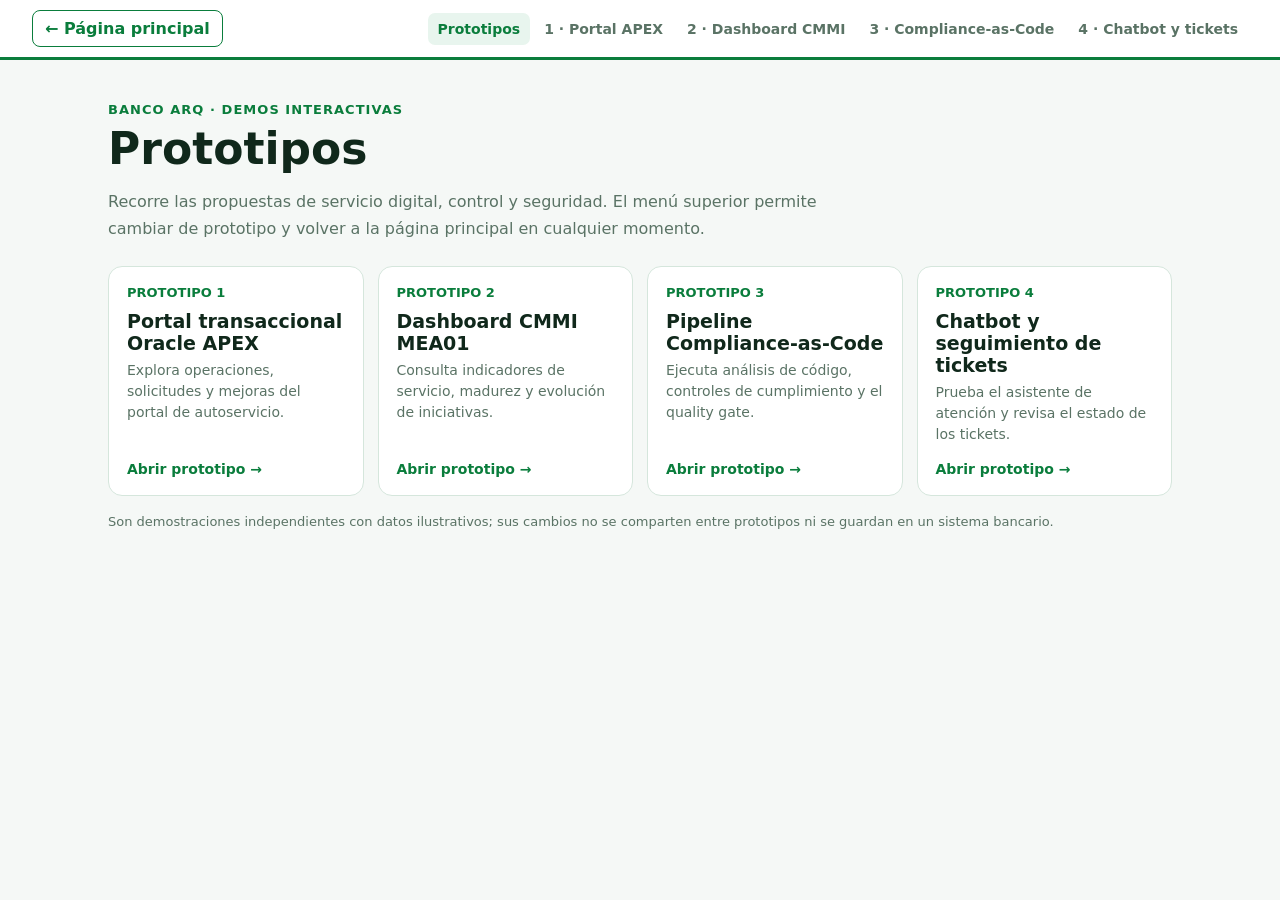
<file: Pagina web 1/pagina-web-transformacion-digital-main/prototipos/index.html>
<!doctype html>
<html lang="es">
  <head>
    <meta charset="UTF-8" />
    <meta name="viewport" content="width=device-width, initial-scale=1" />
    <meta
      name="description"
      content="Explora los cuatro prototipos interactivos de Banco ARQ."
    />
    <title>Prototipos interactivos · Banco ARQ</title>
    <style>
      :root {
        color-scheme: light;
        font-family: system-ui, -apple-system, "Segoe UI", sans-serif;
        color: #10281b;
        background: #f5f8f6;
        font-synthesis: none;
        text-rendering: optimizeLegibility;
        -webkit-font-smoothing: antialiased;
        --green: #0a7d3c;
        --muted: #5a7365;
        --border: #d5e6dc;
      }

      * {
        box-sizing: border-box;
      }

      body {
        margin: 0;
        min-width: 320px;
      }

      a {
        color: inherit;
      }

      .site-bar {
        position: sticky;
        z-index: 2;
        top: 0;
        display: flex;
        flex-wrap: wrap;
        align-items: center;
        justify-content: space-between;
        gap: 8px 18px;
        padding: 10px clamp(14px, 3vw, 32px);
        border-bottom: 3px solid var(--green);
        background: #fff;
      }

      .home-link {
        flex: 0 0 auto;
        padding: 8px 12px;
        border: 1px solid var(--green);
        border-radius: 8px;
        color: var(--green);
        font-weight: 700;
        text-decoration: none;
      }

      .prototype-nav {
        display: flex;
        flex: 1 1 560px;
        justify-content: flex-end;
        gap: 4px;
        overflow-x: auto;
      }

      .prototype-nav a {
        flex: 0 0 auto;
        padding: 8px 10px;
        border-radius: 7px;
        color: var(--muted);
        font-size: 14px;
        font-weight: 650;
        text-decoration: none;
      }

      .prototype-nav a:hover,
      .prototype-nav a[aria-current="page"] {
        background: #e8f5ee;
        color: var(--green);
      }

      main {
        width: min(1120px, 100%);
        margin: 0 auto;
        padding: clamp(18px, 4vw, 42px) clamp(14px, 3vw, 28px) 36px;
      }

      .eyebrow {
        margin: 0 0 8px;
        color: var(--green);
        font-size: 13px;
        font-weight: 750;
        letter-spacing: 0.08em;
        text-transform: uppercase;
      }

      h1 {
        margin: 0;
        font-size: clamp(28px, 5vw, 44px);
        line-height: 1.1;
      }

      .intro {
        max-width: 720px;
        color: var(--muted);
        line-height: 1.65;
      }

      .prototype-grid {
        display: grid;
        grid-template-columns: repeat(auto-fit, minmax(min(100%, 235px), 1fr));
        gap: 14px;
        margin-top: 24px;
      }

      .prototype-card {
        display: flex;
        min-height: 190px;
        flex-direction: column;
        align-items: flex-start;
        padding: 18px;
        border: 1px solid var(--border);
        border-radius: 14px;
        background: #fff;
        text-decoration: none;
        transition: border-color 120ms ease, transform 120ms ease;
      }

      .prototype-card:hover,
      .prototype-card:focus-visible {
        transform: translateY(-2px);
        border-color: var(--green);
      }

      .prototype-card:focus-visible,
      .home-link:focus-visible,
      .prototype-nav a:focus-visible {
        outline: 3px solid #78c994;
        outline-offset: 3px;
      }

      .prototype-number {
        color: var(--green);
        font-size: 13px;
        font-weight: 750;
      }

      .prototype-card h2 {
        margin: 10px 0 6px;
        font-size: 19px;
      }

      .prototype-card p {
        margin: 0 0 16px;
        color: var(--muted);
        font-size: 14px;
        line-height: 1.5;
      }

      .launch {
        margin-top: auto;
        color: var(--green);
        font-size: 14px;
        font-weight: 750;
      }

      .notice {
        margin: 18px 0 0;
        color: var(--muted);
        font-size: 13px;
      }

      .viewer {
        margin-top: 22px;
      }

      .viewer h1 {
        font-size: clamp(23px, 4vw, 32px);
      }

      .viewer-description {
        margin: 8px 0 14px;
        color: var(--muted);
      }

      .prototype-frame {
        display: block;
        width: 100%;
        height: min(78vh, 900px);
        min-height: 560px;
        border: 1px solid var(--border);
        border-radius: 12px;
        background: #fff;
      }

      @media (max-width: 680px) {
        .site-bar {
          gap: 8px;
        }

        .prototype-nav {
          flex-basis: 100%;
          justify-content: flex-start;
          margin: 0 -4px;
        }

        .prototype-nav a {
          padding: 8px;
          font-size: 13px;
        }

        .prototype-frame {
          height: 75vh;
          min-height: 480px;
        }
      }
    </style>
  </head>
  <body>
    <header class="site-bar">
      <a class="home-link" href="../index.html#resumen">← Página principal</a>
      <nav class="prototype-nav" aria-label="Navegación de prototipos">
        <a href="#inicio" data-route="inicio">Prototipos</a>
        <a href="#portal" data-route="portal">1 · Portal APEX</a>
        <a href="#dashboard" data-route="dashboard">2 · Dashboard CMMI</a>
        <a href="#pipeline" data-route="pipeline">3 · Compliance-as-Code</a>
        <a href="#chatbot" data-route="chatbot">4 · Chatbot y tickets</a>
      </nav>
    </header>

    <main>
      <section id="overview" aria-labelledby="page-title">
        <p class="eyebrow">Banco ARQ · Demos interactivas</p>
        <h1 id="page-title">Prototipos</h1>
        <p class="intro">
          Recorre las propuestas de servicio digital, control y seguridad. El menú superior
          permite cambiar de prototipo y volver a la página principal en cualquier momento.
        </p>
        <div class="prototype-grid">
          <a class="prototype-card" href="#portal">
            <span class="prototype-number">PROTOTIPO 1</span>
            <h2>Portal transaccional Oracle APEX</h2>
            <p>Explora operaciones, solicitudes y mejoras del portal de autoservicio.</p>
            <span class="launch">Abrir prototipo →</span>
          </a>
          <a class="prototype-card" href="#dashboard">
            <span class="prototype-number">PROTOTIPO 2</span>
            <h2>Dashboard CMMI MEA01</h2>
            <p>Consulta indicadores de servicio, madurez y evolución de iniciativas.</p>
            <span class="launch">Abrir prototipo →</span>
          </a>
          <a class="prototype-card" href="#pipeline">
            <span class="prototype-number">PROTOTIPO 3</span>
            <h2>Pipeline Compliance-as-Code</h2>
            <p>Ejecuta análisis de código, controles de cumplimiento y el quality gate.</p>
            <span class="launch">Abrir prototipo →</span>
          </a>
          <a class="prototype-card" href="#chatbot">
            <span class="prototype-number">PROTOTIPO 4</span>
            <h2>Chatbot y seguimiento de tickets</h2>
            <p>Prueba el asistente de atención y revisa el estado de los tickets.</p>
            <span class="launch">Abrir prototipo →</span>
          </a>
        </div>
        <p class="notice">
          Son demostraciones independientes con datos ilustrativos; sus cambios no se comparten
          entre prototipos ni se guardan en un sistema bancario.
        </p>
      </section>

      <section id="viewer" class="viewer" aria-labelledby="prototype-title" hidden>
        <h1 id="prototype-title"></h1>
        <p class="viewer-description" id="prototype-description"></p>
        <iframe
          class="prototype-frame"
          id="prototype-frame"
          title="Prototipo interactivo"
          sandbox="allow-scripts"
          loading="lazy"
        ></iframe>
      </section>
    </main>

    <script>
      const prototypes = {
        portal: {
          title: '1 · Portal transaccional Oracle APEX',
          description: 'Simulación de operaciones, solicitudes y controles del portal.',
          file: './01-portal-oracle-apex.html',
        },
        dashboard: {
          title: '2 · Dashboard CMMI MEA01',
          description: 'Indicadores de servicio, madurez CMMI e iniciativas de mejora.',
          file: './02-dashboard-cmmi-mea01.html',
        },
        pipeline: {
          title: '3 · Pipeline Compliance-as-Code',
          description: 'Prueba el análisis de código y el quality gate de seguridad.',
          file: './03-pipeline-compliance-as-code.html',
        },
        chatbot: {
          title: '4 · Chatbot y seguimiento de tickets',
          description: 'Prueba el flujo del asistente y el seguimiento de tickets.',
          file: './04-chatbot-seguimiento-tickets.html',
        },
      };

      const overview = document.getElementById('overview');
      const viewer = document.getElementById('viewer');
      const title = document.getElementById('prototype-title');
      const description = document.getElementById('prototype-description');
      const frame = document.getElementById('prototype-frame');
      const routes = [...document.querySelectorAll('[data-route]')];
      let activeFile = '';

      const renderRoute = () => {
        const route = location.hash.slice(1) || 'inicio';
        const prototype = prototypes[route];
        overview.hidden = Boolean(prototype);
        viewer.hidden = !prototype;
        routes.forEach((link) => {
          if (link.dataset.route === route) {
            link.setAttribute('aria-current', 'page');
          } else {
            link.removeAttribute('aria-current');
          }
        });

        if (!prototype) {
          activeFile = '';
          frame.removeAttribute('src');
          document.title = 'Prototipos interactivos · Banco ARQ';
          return;
        }

        title.textContent = prototype.title;
        description.textContent = prototype.description;
        document.title = `${prototype.title} · Banco ARQ`;
        if (activeFile !== prototype.file) {
          frame.src = prototype.file;
          activeFile = prototype.file;
        }
      };

      window.addEventListener('hashchange', renderRoute);
      renderRoute();
    </script>
  </body>
</html>
</file>
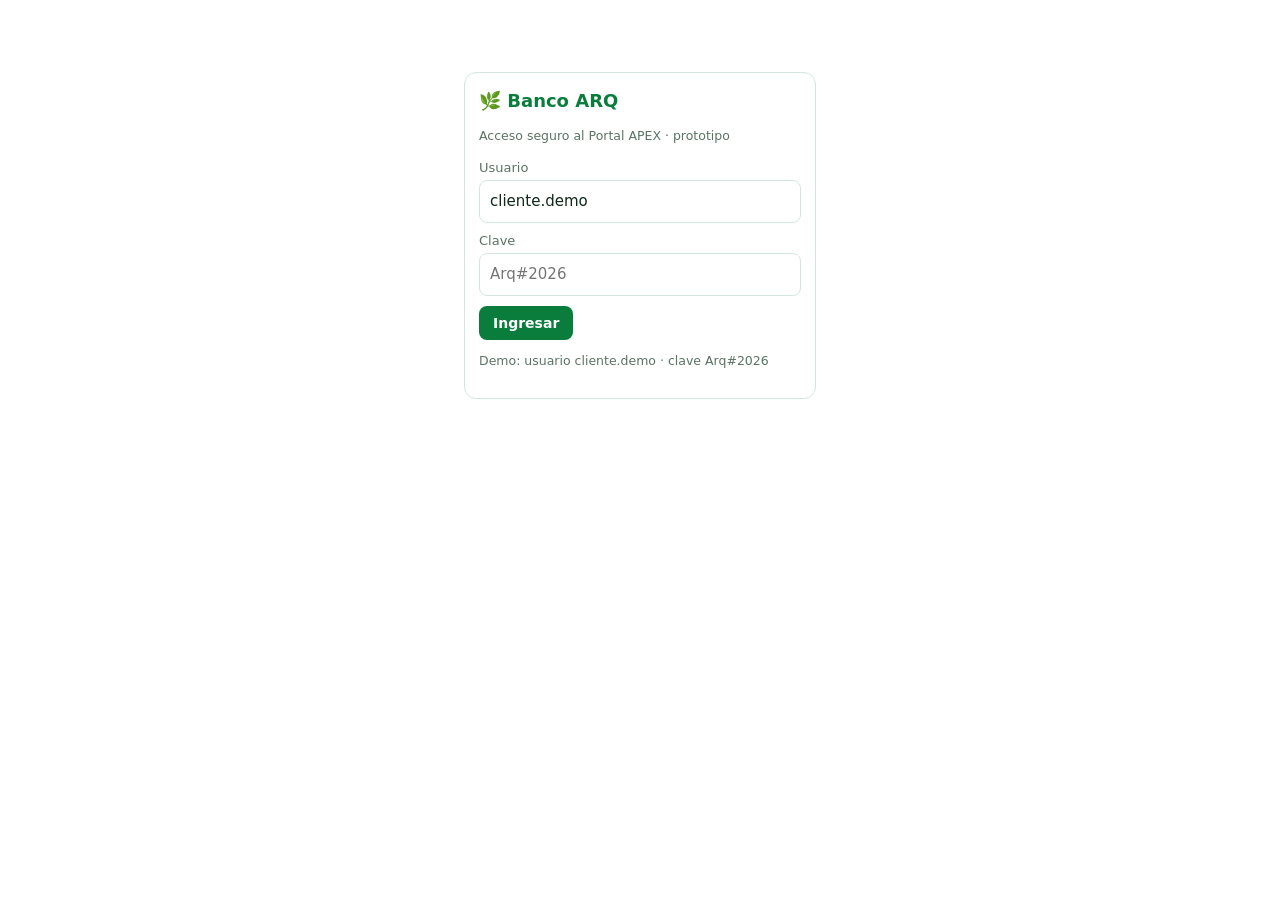
<file: Pagina web 1/pagina-web-transformacion-digital-main/prototipos/01-portal-oracle-apex.html>
<!DOCTYPE html><html lang="es"><head><meta charset="utf-8"><meta name="viewport" content="width=device-width, initial-scale=1, viewport-fit=cover"><title>Portal transaccional · Oracle APEX · Banco ARQ</title>
<style>
:root{--tx:#10281b;--mu:#5a7365;--g:#0a7d3c;--gl:#e8f5ee;--bd:#d5e6dc;--bad:#b42318;--bl:#fdeceb;color-scheme:light;box-sizing:border-box;padding-top:env(safe-area-inset-top,0px);padding-bottom:env(safe-area-inset-bottom,0px)}
html{scroll-padding-top:env(safe-area-inset-top,0px)}*{box-sizing:border-box}[hidden]{display:none!important}
body{margin:0;background:#fff;color:var(--tx);font:15px/1.5 system-ui,-apple-system,"Segoe UI",Roboto,sans-serif}
header{padding:12px 18px;display:flex;flex-wrap:wrap;gap:6px 16px;align-items:center;justify-content:space-between;border-bottom:3px solid var(--g)}
.brand{font-size:18px;color:var(--g)}.brand small{color:var(--mu);font-weight:400}.s{font-size:12.5px;color:var(--mu)}
.tabs{display:flex;gap:6px;padding:8px 14px 0;overflow-x:auto;border-bottom:1px solid var(--bd)}
.tabs button{border:0;background:none;color:var(--mu);padding:10px 14px;font:600 14px system-ui,sans-serif;border-bottom:3px solid transparent;cursor:pointer;white-space:nowrap}.tabs button.on{color:var(--g);border-color:var(--g)}
main{max-width:1050px;margin:0 auto;padding:16px 14px 40px}
.lg{max-width:380px;margin:8vh auto;padding:0 14px}
h2{margin:4px 0 2px;font-size:20px}h3{margin:0 0 8px;font-size:15px}.lead{color:var(--mu);margin:0 0 14px;font-size:14px}
.g2{display:grid;grid-template-columns:repeat(auto-fit,minmax(300px,1fr));gap:14px;margin-bottom:14px}
.card{background:#fff;border:1px solid var(--bd);border-radius:12px;padding:14px;margin-bottom:14px}.g2 .card{margin:0}
.kp{display:grid;grid-template-columns:repeat(auto-fit,minmax(130px,1fr));gap:10px;margin-bottom:12px}
.kpi{background:var(--gl);border-radius:10px;padding:10px 12px}.kpi small{display:block;color:var(--mu);font-size:12px}.kpi b{font-size:18px;color:var(--g)}
label{display:block;font-size:13px;color:var(--mu);margin:8px 0 3px}
input,select{width:100%;padding:9px 10px;border:1px solid var(--bd);border-radius:8px;background:#fff;color:var(--tx);font:inherit}
.btn{background:var(--g);color:#fff;border:0;border-radius:8px;padding:9px 14px;font:600 14px system-ui,sans-serif;cursor:pointer;margin:10px 6px 0 0}.btn:disabled{opacity:.5}
.ko{color:var(--bad)}.oc{color:var(--g)}.rate{font-size:24px;font-weight:700;color:var(--g)}
.tw{overflow-x:auto}table{width:100%;border-collapse:collapse;font-size:13.5px}th,td{text-align:left;padding:8px;border-bottom:1px solid var(--bd);vertical-align:top}th{color:var(--mu);font-weight:600;white-space:nowrap}
td.n{background:var(--bl)}td.y{background:var(--gl)}
ul.l{list-style:none;margin:0;padding:0;font-size:13px;max-height:200px;overflow:auto}ul.l li{padding:5px 0;border-bottom:1px dashed var(--bd)}
code{background:var(--gl);padding:1px 5px;border-radius:4px;font-size:12px}s{color:var(--mu)}
.ib{margin-bottom:14px}.bl2{display:grid;grid-template-columns:170px 1fr;gap:8px;align-items:center;font-size:12.5px;margin-top:4px}
.br{background:var(--gl);border-radius:6px;height:12px;overflow:hidden}.br i{display:block;height:100%;background:#e3b5b0}.br i.b{background:var(--g)}
</style></head><body>
<div class="lg" id="lg"><div class="card"><div class="brand"><b>🌿 Banco ARQ</b></div><p class="s">Acceso seguro al Portal APEX · prototipo</p>
<label for="u">Usuario</label><input id="u" value="cliente.demo" autocomplete="off"><label for="p">Clave</label><input id="p" type="password" placeholder="Arq#2026" autocomplete="off">
<div id="mf" hidden><label for="m">Código MFA</label><input id="m" maxlength="6" inputmode="numeric"></div>
<button class="btn" id="lb">Ingresar</button><div id="le" style="margin-top:8px;font-size:13.5px"></div><p class="s">Demo: usuario cliente.demo · clave Arq#2026</p></div></div>

<div id="app" hidden>
<header><b class="brand">🌿 Banco ARQ <small>· Portal Oracle APEX</small></b><span class="s">👤 Camila Restrepo · C-1042 · 🔒 TLS 1.3 · MFA verificado</span></header>
<nav class="tabs"><button data-t="operar">Operar COP ⇄ USD</button><button data-t="solicitudes">Gestión de solicitudes</button><button data-t="apex">Qué cambia con APEX</button></nav>
<main>
<section id="s-operar"><h2>Operaciones en línea</h2><p class="lead">Una sola fuente de datos, tasa en tiempo real y confirmación inmediata, sin abrir tickets.</p>
<div class="g2"><div class="card"><h3>Conversión y transferencia</h3><div class="kp" id="bal"></div>
<div class="s">Tasa de referencia (simulada) <span class="rate" id="rate">$4020.00</span> <b id="dl">▲</b><br>Fuente única ARQ-DWH-01 · sincronizado <span id="sync">—</span></div>
<label for="amt">Monto en COP</label><input id="amt" type="number" min="0" step="10000" placeholder="Ej: 2000000">
<div style="margin-top:8px">Recibirás: <b class="oc" id="out">—</b> <span class="s">(spread 0,6%)</span></div>
<button class="btn" id="go">Solicitar transferencia</button>
<div id="otp" hidden><label for="code">Código OTP de 6 dígitos</label><input id="code" inputmode="numeric" maxlength="6"><button class="btn" id="ok">Confirmar</button></div><div id="msg" style="min-height:22px;margin-top:8px;font-size:13.5px"></div></div>
<div class="card"><h3>Bitácora de auditoría <span class="s">(hash SHA-256 encadenado)</span></h3><ul class="l" id="aud"></ul></div></div>
<div class="card"><h3>Movimientos de esta sesión</h3><div class="tw"><table><thead><tr><th>ID</th><th>COP</th><th>USD</th><th>Tasa</th><th>Tiempo</th></tr></thead><tbody id="tx"></tbody></table></div></div></section>

<section id="s-solicitudes" hidden><h2>Gestión de solicitudes con flujo automatizado</h2><p class="lead">APEX enruta cada solicitud por reglas: las simples se resuelven al instante y las demás van directo al analista con un SLA visible.</p>
<div class="card"><label for="rt">Tipo de solicitud</label><select id="rt"><option value="cert">Certificación bancaria</option><option value="dat">Actualización de datos de contacto</option><option value="lim">Aumento de límite diario</option><option value="rec">Reclamo de transferencia</option></select><button class="btn" id="rs">Enviar solicitud</button></div>
<div class="card"><h3>Mis solicitudes</h3><div class="tw"><table><thead><tr><th>ID</th><th>Solicitud</th><th>Ruta APEX</th><th>Estado</th><th>Antes (ticket)</th></tr></thead><tbody id="rq"><tr><td colspan="5" class="s">Aún no has enviado solicitudes.</td></tr></tbody></table></div></div></section>

<section id="s-apex" hidden><h2>Qué cambia al migrar a Oracle APEX</h2><p class="lead">Comparación entre el esquema actual de ARQ y la propuesta (datos hipotéticos).</p>
<div class="card"><div class="tw"><table><thead><tr><th>Aspecto</th><th>Actual en ARQ</th><th>Con Oracle APEX</th></tr></thead><tbody>
<tr><td><b>Fuente de datos</b></td><td class="n">5 sistemas aislados y copias manuales</td><td class="y">Esquema único ARQ-DWH-01 expuesto por ORDS</td></tr>
<tr><td><b>Solicitudes</b></td><td class="n">Ticket manual a Soporte</td><td class="y">Flujo con reglas y autoservicio</td></tr>
<tr><td><b>Tasa COP-USD</b></td><td class="n">Consulta manual con rezago</td><td class="y">Servicio en línea, actualización en segundos</td></tr>
<tr><td><b>Seguridad</b></td><td class="n">Roles amplios y claves compartidas</td><td class="y">SSO, MFA, roles por esquema y OTP por transacción</td></tr>
<tr><td><b>Auditoría</b></td><td class="n">Logs dispersos</td><td class="y">Bitácora central con hash encadenado</td></tr>
<tr><td><b>Seguimiento</b></td><td class="n">Sin trazabilidad para el cliente</td><td class="y">Estado visible en tiempo real</td></tr>
<tr><td><b>Desarrollo</b></td><td class="n">Meses por cada cambio</td><td class="y">Low-code: semanas</td></tr></tbody></table></div></div>
<div class="card"><h3>Mejoras medibles</h3><div id="im"></div></div></section>
</main></div>
<script>
const $=s=>document.querySelector(s),$$=s=>[...document.querySelectorAll(s)],fmt=n=>n.toLocaleString("es-CO");
const esc=s=>String(s).replace(/[&<>"]/g,c=>({"&":"&amp;","<":"&lt;",">":"&gt;",'"':"&quot;"}[c]));
let st=0,tr=0,code="";
function fail(){tr++;$("#le").className="ko";$("#le").textContent=tr>=3?"Acceso bloqueado por 3 intentos fallidos.":"Credenciales incorrectas ("+tr+"/3).";if(tr>=3)$("#lb").disabled=true}
$("#lb").onclick=()=>{if(st==0){if($("#u").value=="cliente.demo"&&$("#p").value=="Arq#2026"){st=1;code=String(Math.floor(1e5+Math.random()*9e5));$("#mf").hidden=false;$("#le").className="oc";$("#le").textContent="Código MFA enviado (demo): "+code;$("#lb").textContent="Verificar MFA"}else fail()}else if($("#m").value==code){$("#lg").hidden=true;$("#app").hidden=false;init()}else fail()};
const T=["operar","solicitudes","apex"];
function show(k){if(!T.includes(k))k="operar";T.forEach(t=>$("#s-"+t).hidden=t!==k);$$(".tabs button").forEach(b=>b.classList.toggle("on",b.dataset.t===k))}
$$(".tabs button").forEach(b=>b.onclick=()=>{location.hash=b.dataset.t});addEventListener("hashchange",()=>show(location.hash.slice(1)));
const c={cop:48250000,usd:3200};let rate=4020,otp="",pend=0,tries=0,prev="GENESIS",t0=0,rn=0;
function paint(){$("#bal").innerHTML=`<div class="kpi"><small>Saldo COP</small><b>$${fmt(c.cop)}</b></div><div class="kpi"><small>Saldo USD</small><b>US$${fmt(c.usd)}</b></div><div class="kpi"><small>Documento</small><b>1020***884</b></div>`;conv()}
function conv(){const a=+$("#amt").value;$("#out").textContent=a>0?"US$ "+(a/rate*.994).toFixed(2):"—"}
function tick(){const o=rate;rate=Math.max(3900,Math.min(4150,rate+(Math.random()-.5)*10));$("#rate").textContent="$"+rate.toFixed(2);const d=$("#dl");d.textContent=rate>=o?"▲":"▼";d.className=rate>=o?"oc":"ko";$("#sync").textContent=new Date().toLocaleTimeString("es-CO");conv()}
async function log(ev,d){const t=new Date().toISOString().slice(11,19);let h="n/d";try{const b=await crypto.subtle.digest("SHA-256",new TextEncoder().encode(prev+t+ev+d));h=[...new Uint8Array(b)].map(x=>x.toString(16).padStart(2,"0")).join("").slice(0,12);prev=h}catch(e){}$("#aud").insertAdjacentHTML("afterbegin",`<li><code>${h}</code> ${t} <b>${esc(ev)}</b> ${esc(d)}</li>`)}
const msg=(t,bad)=>{$("#msg").className=bad?"ko":"oc";$("#msg").textContent=t};
$("#amt").oninput=()=>{if(!t0)t0=Date.now();conv()};
$("#go").onclick=()=>{const a=+$("#amt").value;if(!(a>=100000))return msg("Monto mínimo: $100.000 COP.",1);if(a>c.cop)return msg("Saldo insuficiente.",1);if(a>80000000){log("ALERTA","Límite diario excedido");return msg("Supera el límite diario de $80.000.000 (control antifraude).",1)}pend=a;tries=0;otp=String(Math.floor(1e5+Math.random()*9e5));$("#otp").hidden=false;$("#code").value="";msg("Código enviado al celular registrado (demo): "+otp)};
$("#ok").onclick=async()=>{if(!pend)return;if($("#code").value!==otp){tries++;if(tries>=3){pend=0;$("#otp").hidden=true;log("BLOQUEO","3 intentos OTP fallidos");return msg("Operación bloqueada tras 3 intentos fallidos.",1)}return msg("Código incorrecto. Intento "+tries+"/3.",1)}
const usd=+(pend/rate*.994).toFixed(2),id="TX-"+Math.floor(1e5+Math.random()*9e5),sec=t0?Math.max(1,Math.round((Date.now()-t0)/1000)):1;c.cop-=pend;c.usd=+(c.usd+usd).toFixed(2);
$("#tx").insertAdjacentHTML("afterbegin",`<tr><td>${id}</td><td>$${fmt(pend)}</td><td>US$${fmt(usd)}</td><td>${rate.toFixed(2)}</td><td>${sec} s <s>(antes ~48 h)</s></td></tr>`);await log("TRANSFER",id+" · $"+fmt(pend)+" COP");pend=0;t0=0;$("#otp").hidden=true;$("#amt").value="";msg("Transferencia "+id+" aplicada en "+sec+" s.");paint()};
const R={cert:["Certificación bancaria",1,0],dat:["Actualización de datos",1,0],lim:["Aumento de límite diario",0,4],rec:["Reclamo de transferencia",0,24]};
$("#rs").onclick=()=>{const r=R[$("#rt").value],id="SOL-"+(1040+ ++rn);if(rn==1)$("#rq").innerHTML="";$("#rq").insertAdjacentHTML("afterbegin",`<tr id="${id}"><td>${id}</td><td>${r[0]}</td><td>${r[1]?"Automática":"Analista"}</td><td>Validando reglas…</td><td>~48 h</td></tr>`);
setTimeout(()=>{$("#"+id).children[3].innerHTML=r[1]?'<b class="oc">✔ Resuelta automáticamente en 2 s</b>':`En cola del analista · SLA ${r[2]} h`;log("SOLICITUD",id+" · "+r[0])},1600)};
const IM=[["Tiempo de atención de una solicitud",48,4,"h"],["Sistemas consultados por operación",5,1,""],["Errores de conciliación",6.2,.8,"%"],["Tiempo para publicar una pantalla",6,1,"sem"]];
$("#im").innerHTML=IM.map(r=>`<div class="ib"><b>${r[0]}</b><div class="bl2"><span>Actual · ${r[1]} ${r[3]}</span><div class="br"><i style="width:100%"></i></div></div><div class="bl2"><span>APEX · ${r[2]} ${r[3]} (−${Math.round((1-r[2]/r[1])*100)}%)</span><div class="br"><i class="b" style="width:${Math.max(3,r[2]/r[1]*100)}%"></i></div></div></div>`).join("");
function init(){show(location.hash.slice(1));paint();tick();setInterval(tick,2500);log("SESIÓN","Inicio autenticado con MFA · C-1042")}
</script></body></html>
</file>
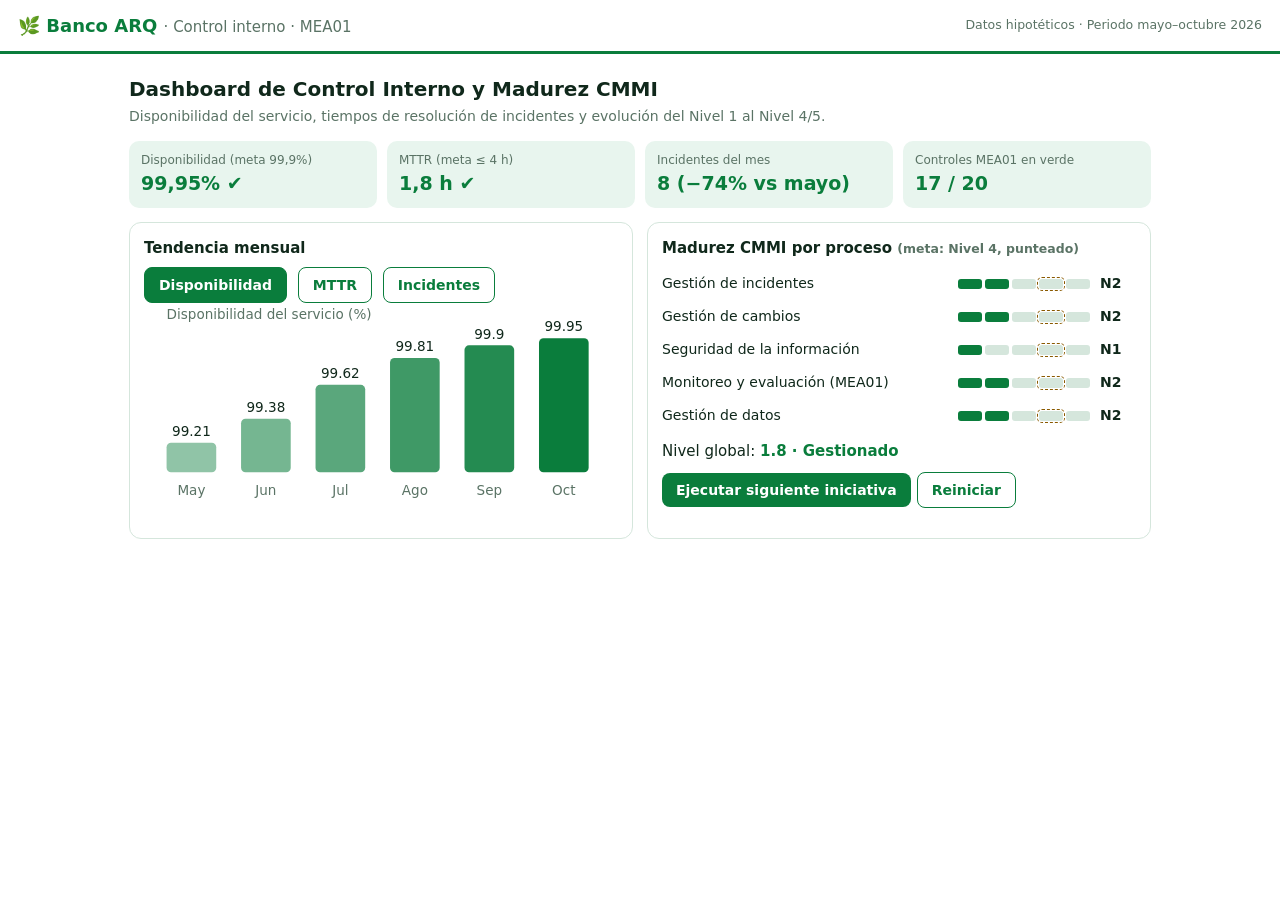
<file: Pagina web 1/pagina-web-transformacion-digital-main/prototipos/02-dashboard-cmmi-mea01.html>
<!DOCTYPE html><html lang="es"><head><meta charset="utf-8"><meta name="viewport" content="width=device-width, initial-scale=1, viewport-fit=cover"><title>Dashboard CMMI · MEA01 · Banco ARQ</title>
<style>
:root{--tx:#10281b;--mu:#5a7365;--g:#0a7d3c;--gl:#e8f5ee;--bd:#d5e6dc;--w:#8a5a00;color-scheme:light;box-sizing:border-box;padding-top:env(safe-area-inset-top,0px);padding-bottom:env(safe-area-inset-bottom,0px)}
html{scroll-padding-top:env(safe-area-inset-top,0px)}*{box-sizing:border-box}
body{margin:0;background:#fff;color:var(--tx);font:15px/1.5 system-ui,-apple-system,"Segoe UI",Roboto,sans-serif}
header{padding:12px 18px;display:flex;flex-wrap:wrap;gap:6px 16px;align-items:center;justify-content:space-between;border-bottom:3px solid var(--g)}
.brand{font-size:18px;color:var(--g)}.brand small{color:var(--mu);font-weight:400}.s{font-size:12.5px;color:var(--mu)}
main{max-width:1050px;margin:0 auto;padding:16px 14px 40px}h2{margin:4px 0 2px;font-size:20px}h3{margin:0 0 8px;font-size:15px}.lead{color:var(--mu);margin:0 0 14px;font-size:14px}
.g2{display:grid;grid-template-columns:repeat(auto-fit,minmax(300px,1fr));gap:14px}
.card{background:#fff;border:1px solid var(--bd);border-radius:12px;padding:14px}
.kp{display:grid;grid-template-columns:repeat(auto-fit,minmax(150px,1fr));gap:10px;margin-bottom:14px}
.kpi{background:var(--gl);border-radius:10px;padding:10px 12px}.kpi small{display:block;color:var(--mu);font-size:12px}.kpi b{font-size:19px;color:var(--g)}
.btn{background:var(--g);color:#fff;border:0;border-radius:8px;padding:9px 14px;font:600 14px system-ui,sans-serif;cursor:pointer;margin:10px 6px 0 0}.btn.o{background:#fff;color:var(--g);border:1px solid var(--g);margin-top:0}.btn.on{background:var(--g);color:#fff}
.oc{color:var(--g)}ul.l{list-style:none;margin:8px 0 0;padding:0;font-size:13px;max-height:170px;overflow:auto}ul.l li{padding:5px 0;border-bottom:1px dashed var(--bd)}
.row{display:grid;grid-template-columns:1fr auto 36px;gap:10px;align-items:center;padding:6px 0;font-size:14px}
.seg{display:flex;gap:3px}.seg i{width:24px;height:10px;border-radius:3px;background:var(--bd)}.seg i.f{background:var(--g)}.seg i.tg{outline:1.5px dashed var(--w);outline-offset:1px}
</style></head><body>
<header><b class="brand">🌿 Banco ARQ <small>· Control interno · MEA01</small></b><span class="s">Datos hipotéticos · Periodo mayo–octubre 2026</span></header>
<main><h2>Dashboard de Control Interno y Madurez CMMI</h2><p class="lead">Disponibilidad del servicio, tiempos de resolución de incidentes y evolución del Nivel 1 al Nivel 4/5.</p>
<div class="kp" id="kp"></div>
<div class="g2"><div class="card"><h3>Tendencia mensual</h3><button class="btn o" data-m="av">Disponibilidad</button> <button class="btn o" data-m="mt">MTTR</button> <button class="btn o" data-m="in">Incidentes</button><div id="ch"></div></div>
<div class="card"><h3>Madurez CMMI por proceso <span class="s">(meta: Nivel 4, punteado)</span></h3><div id="cm"></div><div style="margin-top:8px">Nivel global: <b class="oc" id="avg"></b></div><button class="btn" id="adv">Ejecutar siguiente iniciativa</button><button class="btn o" id="rst">Reiniciar</button><ul class="l" id="ini"></ul></div></div></main>
<script>
const $=s=>document.querySelector(s),$$=s=>[...document.querySelectorAll(s)];
const M=["May","Jun","Jul","Ago","Sep","Oct"],D={av:{n:"Disponibilidad del servicio (%)",v:[99.21,99.38,99.62,99.81,99.9,99.95]},mt:{n:"Tiempo medio de resolución, MTTR (horas)",v:[14.5,11.2,7.8,4.6,2.9,1.8]},in:{n:"Incidentes por mes",v:[31,27,22,15,11,8]}};let mk="av";
function chart(){const d=D[mk],mx=mk=="av"?100:Math.max(...d.v),mn=mk=="av"?99:0;let s=`<svg viewBox="0 0 420 190" role="img" aria-label="${d.n}" style="width:100%"><text x="20" y="14" font-size="12" fill="#5a7365">${d.n}</text>`;
d.v.forEach((v,i)=>{const h=Math.max(4,(v-mn)/(mx-mn)*125),x=20+i*66;s+=`<rect x="${x}" y="${150-h}" width="44" height="${h}" rx="4" fill="#0a7d3c" opacity="${(.45+i*.11).toFixed(2)}"/><text x="${x+22}" y="${144-h}" text-anchor="middle" font-size="12" fill="#10281b">${v}</text><text x="${x+22}" y="170" text-anchor="middle" font-size="12" fill="#5a7365">${M[i]}</text>`});
$("#ch").innerHTML=s+"</svg>";$$("[data-m]").forEach(b=>b.classList.toggle("on",b.dataset.m==mk))}
$$("[data-m]").forEach(b=>b.onclick=()=>{mk=b.dataset.m;chart()});chart();
$("#kp").innerHTML=`<div class="kpi"><small>Disponibilidad (meta 99,9%)</small><b>99,95% ✔</b></div><div class="kpi"><small>MTTR (meta ≤ 4 h)</small><b>1,8 h ✔</b></div><div class="kpi"><small>Incidentes del mes</small><b>8 (−74% vs mayo)</b></div><div class="kpi"><small>Controles MEA01 en verde</small><b>17 / 20</b></div>`;
const N=["","Inicial","Gestionado","Definido","Cuantitativo","Optimizado"],B=[["Gestión de incidentes",2],["Gestión de cambios",2],["Seguridad de la información",1],["Monitoreo y evaluación (MEA01)",2],["Gestión de datos",2]],I=["Catálogo único de servicios","Métricas SLA automatizadas","Segregación de funciones y MFA","Tablero MEA01 en tiempo real","Pipeline Compliance-as-Code"];let L=B.map(x=>x[1]),n=0;
function cm(){$("#cm").innerHTML=B.map((b,i)=>`<div class="row"><span>${b[0]}</span><span class="seg">${[1,2,3,4,5].map(k=>`<i class="${k<=L[i]?"f":""}${k==4?" tg":""}"></i>`).join("")}</span><b>N${L[i]}</b></div>`).join("");const a=L.reduce((x,y)=>x+y)/L.length;$("#avg").textContent=a.toFixed(1)+" · "+N[Math.round(a)]}
$("#adv").onclick=()=>{const m=Math.min(...L);if(m>=5)return;const i=L.indexOf(m);L[i]++;$("#ini").insertAdjacentHTML("afterbegin",`<li>✔ ${I[n++%5]} → ${B[i][0]} sube a N${L[i]} (${N[L[i]]})</li>`);cm()};
$("#rst").onclick=()=>{L=B.map(x=>x[1]);n=0;$("#ini").innerHTML="";cm()};cm();
</script></body></html>
</file>
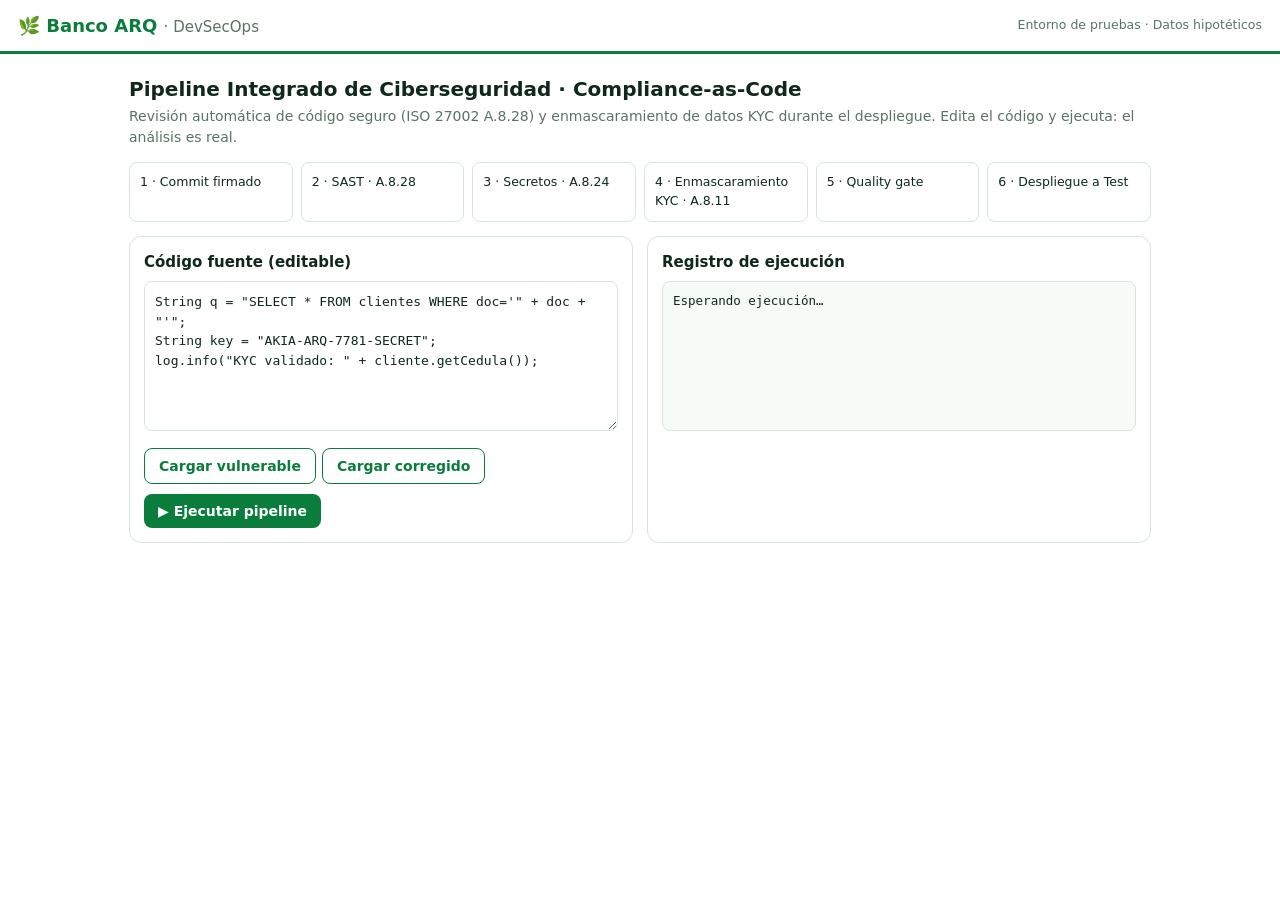
<file: Pagina web 1/pagina-web-transformacion-digital-main/prototipos/03-pipeline-compliance-as-code.html>
<!DOCTYPE html><html lang="es"><head><meta charset="utf-8"><meta name="viewport" content="width=device-width, initial-scale=1, viewport-fit=cover"><title>Pipeline Compliance-as-Code · Banco ARQ</title>
<style>
:root{--tx:#10281b;--mu:#5a7365;--g:#0a7d3c;--gl:#e8f5ee;--bd:#d5e6dc;--bad:#b42318;--bl:#fdeceb;color-scheme:light;box-sizing:border-box;padding-top:env(safe-area-inset-top,0px);padding-bottom:env(safe-area-inset-bottom,0px)}
html{scroll-padding-top:env(safe-area-inset-top,0px)}*{box-sizing:border-box}[hidden]{display:none!important}
body{margin:0;background:#fff;color:var(--tx);font:15px/1.5 system-ui,-apple-system,"Segoe UI",Roboto,sans-serif}
header{padding:12px 18px;display:flex;flex-wrap:wrap;gap:6px 16px;align-items:center;justify-content:space-between;border-bottom:3px solid var(--g)}
.brand{font-size:18px;color:var(--g)}.brand small{color:var(--mu);font-weight:400}.s{font-size:12.5px;color:var(--mu)}
main{max-width:1050px;margin:0 auto;padding:16px 14px 40px}h2{margin:4px 0 2px;font-size:20px}h3{margin:0 0 8px;font-size:15px}.lead{color:var(--mu);margin:0 0 14px;font-size:14px}
.g2{display:grid;grid-template-columns:repeat(auto-fit,minmax(300px,1fr));gap:14px;margin-bottom:14px}
.card{background:#fff;border:1px solid var(--bd);border-radius:12px;padding:14px}
textarea{width:100%;min-height:150px;padding:10px;border:1px solid var(--bd);border-radius:8px;background:#fff;color:var(--tx);font:13px/1.5 ui-monospace,Menlo,Consolas,monospace}
.btn{background:var(--g);color:#fff;border:0;border-radius:8px;padding:9px 14px;font:600 14px system-ui,sans-serif;cursor:pointer;margin:10px 6px 0 0}.btn.o{background:#fff;color:var(--g);border:1px solid var(--g)}.btn:disabled{opacity:.5}
#stg{list-style:none;margin:0 0 14px;padding:0;display:grid;grid-template-columns:repeat(auto-fit,minmax(130px,1fr));gap:8px}
#stg li{padding:10px;border:1px solid var(--bd);border-radius:8px;font-size:12.5px}#stg li.run{border-color:var(--g);background:var(--gl)}#stg li.ok{border-color:var(--g);color:var(--g);font-weight:600}#stg li.ko{border-color:var(--bad);background:var(--bl);color:var(--bad)}#stg li.skip{opacity:.5}
pre{background:#f7fbf8;border:1px solid var(--bd);border-radius:8px;padding:10px;margin:0;font-size:12.5px;min-height:150px;max-height:260px;overflow:auto;white-space:pre-wrap}
.tw{overflow-x:auto}table{width:100%;border-collapse:collapse;font-size:13.5px}th,td{text-align:left;padding:8px;border-bottom:1px solid var(--bd);white-space:nowrap}th{color:var(--mu)}s{color:var(--mu)}
</style></head><body>
<header><b class="brand">🌿 Banco ARQ <small>· DevSecOps</small></b><span class="s">Entorno de pruebas · Datos hipotéticos</span></header>
<main><h2>Pipeline Integrado de Ciberseguridad · Compliance-as-Code</h2><p class="lead">Revisión automática de código seguro (ISO 27002 A.8.28) y enmascaramiento de datos KYC durante el despliegue. Edita el código y ejecuta: el análisis es real.</p>
<ul id="stg"><li>1 · Commit firmado</li><li>2 · SAST · A.8.28</li><li>3 · Secretos · A.8.24</li><li>4 · Enmascaramiento KYC · A.8.11</li><li>5 · Quality gate</li><li>6 · Despliegue a Test</li></ul>
<div class="g2"><div class="card"><h3>Código fuente (editable)</h3><textarea id="src" spellcheck="false" aria-label="Código fuente"></textarea><button class="btn o" id="lv">Cargar vulnerable</button><button class="btn o" id="lf">Cargar corregido</button><button class="btn" id="run">▶ Ejecutar pipeline</button></div>
<div class="card"><h3>Registro de ejecución</h3><pre id="lg">Esperando ejecución…</pre></div></div>
<div class="card" id="mk" hidden><h3>Datos KYC enmascarados en Test <span class="s">(origen hipotético tachado)</span></h3><div class="tw"><table><thead><tr><th>Nombre</th><th>Documento</th><th>Tarjeta</th><th>Correo</th><th>Teléfono</th></tr></thead><tbody id="mkb"></tbody></table></div></div></main>
<script>
const $=s=>document.querySelector(s),$$=s=>[...document.querySelectorAll(s)];
const V=`String q = "SELECT * FROM clientes WHERE doc='" + doc + "'";
String key = "AKIA-ARQ-7781-SECRET";
log.info("KYC validado: " + cliente.getCedula());`,F=`PreparedStatement ps = con.prepareStatement("SELECT id FROM clientes WHERE doc=?");
ps.setString(1, doc);
String key = vault.get("arq/kyc/key");
log.info("KYC validado: " + mask(cliente.getCedula()));`;
$("#src").value=V;$("#lv").onclick=()=>$("#src").value=V;$("#lf").onclick=()=>$("#src").value=F;
function scan(c){const f=[];
if(/(SELECT|INSERT|UPDATE|DELETE)[^;\n]*["']\s*\+|\+\s*\w+\s*\+\s*["']/i.test(c))f.push(["A.8.28","ALTA","Concatenación SQL (riesgo de inyección). Usar consultas parametrizadas."]);
if(/(key|secret|password|pwd|token)\w*\s*=\s*"[^"]{6,}"/i.test(c))f.push(["A.8.24","CRÍTICA","Secreto incrustado en el código. Usar bóveda de secretos."]);
if(c.split("\n").some(l=>/log\.\w+\(/.test(l)&&/cedula|tarjeta|\bpan\b/i.test(l)&&!/mask\(/.test(l)))f.push(["A.8.11","ALTA","Datos KYC sin enmascarar en logs."]);return f}
const KY=[["Camila Restrepo","1020458884","4111111111111111","camila.restrepo@correo.co","3104567788"],["Andrés Villamizar","7945221112","5500005555555559","andres.v@correo.co","3201239988"]],
nm=x=>x.split(" ").map(w=>w[0]+"***").join(" "),dc=x=>"*".repeat(x.length-3)+x.slice(-3),cc=x=>"**** **** **** "+x.slice(-4),em=x=>x[0]+"***@"+x.split("@")[1],ph=x=>"******"+x.slice(-4);
$("#run").onclick=async()=>{const f=scan($("#src").value),st=$$("#stg li"),lg=$("#lg"),w=ms=>new Promise(r=>setTimeout(r,ms)),p=t=>{lg.textContent+=t+"\n";lg.scrollTop=1e5},ct=[0,"A.8.28","A.8.24","A.8.11"];
$("#run").disabled=true;lg.textContent="";st.forEach(x=>x.className="");let bad=false;
for(let i=0;i<6;i++){st[i].className="run";await w(600);let ok=true;
if(i==0)p("[commit] a1f93c2 · firma GPG verificada · rama release/2.4");
if(i>=1&&i<=3){const x=f.filter(y=>y[0]==ct[i]);if(x.length){ok=false;bad=true;x.forEach(y=>p("[FALLO] "+y[0]+" · "+y[1]+" · "+y[2]))}else p("[ok] "+ct[i]+" sin hallazgos")}
if(i==3){p("[mask] "+KY.length*5+" campos KYC enmascarados · 0 datos personales en claro en el artefacto");$("#mkb").innerHTML=KY.map(r=>`<tr><td><s>${r[0]}</s> ${nm(r[0])}</td><td><s>${r[1]}</s> ${dc(r[1])}</td><td><s>${r[2]}</s> ${cc(r[2])}</td><td><s>${r[3]}</s> ${em(r[3])}</td><td><s>${r[4]}</s> ${ph(r[4])}</td></tr>`).join("");$("#mk").hidden=false}
if(i==4){ok=!bad;p(bad?"[gate] BLOQUEADO · corrige "+f.length+" hallazgo(s)":"[gate] APROBADO · cumple A.8.28 / A.8.24 / A.8.11")}
if(i==5){if(bad){p("[deploy] cancelado por el quality gate");st[i].className="skip";continue}p("[deploy] test-env v2.4.1 · sha256:"+Math.random().toString(16).slice(2,14))}
st[i].className=ok?"ok":"ko"}$("#run").disabled=false};
</script></body></html>
</file>
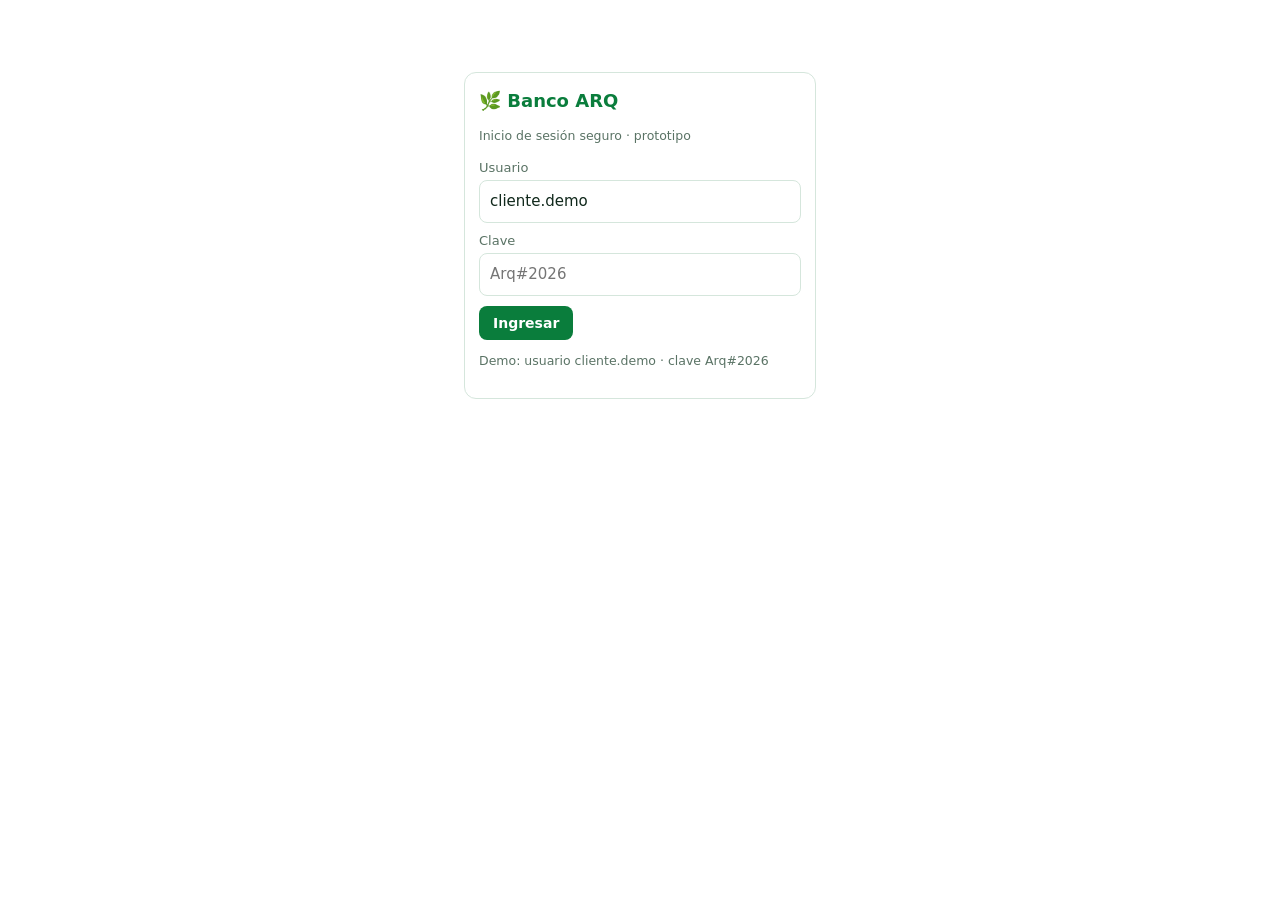
<file: Pagina web 1/pagina-web-transformacion-digital-main/prototipos/04-chatbot-seguimiento-tickets.html>
<!DOCTYPE html><html lang="es"><head><meta charset="utf-8"><meta name="viewport" content="width=device-width, initial-scale=1, viewport-fit=cover"><title>Chatbot y seguimiento de tickets · Banco ARQ</title>
<style>
:root{--tx:#10281b;--mu:#5a7365;--g:#0a7d3c;--gl:#e8f5ee;--bd:#d5e6dc;--bad:#b42318;--bl:#fdeceb;--w:#8a5a00;color-scheme:light;box-sizing:border-box;padding-top:env(safe-area-inset-top,0px);padding-bottom:env(safe-area-inset-bottom,0px)}
html{scroll-padding-top:env(safe-area-inset-top,0px)}*{box-sizing:border-box}[hidden]{display:none!important}
body{margin:0;background:#fff;color:var(--tx);font:15px/1.5 system-ui,-apple-system,"Segoe UI",Roboto,sans-serif}
header{padding:12px 18px;display:flex;flex-wrap:wrap;gap:6px 16px;align-items:center;justify-content:space-between;border-bottom:3px solid var(--g)}
.brand{font-size:18px;color:var(--g)}.brand small{color:var(--mu);font-weight:400}.s{font-size:12.5px;color:var(--mu)}
.tabs{display:flex;gap:6px;padding:8px 14px 0;overflow-x:auto;border-bottom:1px solid var(--bd)}
.tabs button{border:0;background:none;color:var(--mu);padding:10px 14px;font:600 14px system-ui,sans-serif;border-bottom:3px solid transparent;cursor:pointer;white-space:nowrap}.tabs button.on{color:var(--g);border-color:var(--g)}
main{max-width:1050px;margin:0 auto;padding:16px 14px 40px}.lg{max-width:380px;margin:8vh auto;padding:0 14px}
h2{margin:4px 0 2px;font-size:20px}h3{margin:0 0 8px;font-size:15px}.lead{color:var(--mu);margin:0 0 14px;font-size:14px}
.card{background:#fff;border:1px solid var(--bd);border-radius:12px;padding:14px;margin-bottom:14px}
.kp{display:grid;grid-template-columns:repeat(auto-fit,minmax(135px,1fr));gap:10px;margin-bottom:14px}
.kpi{background:var(--gl);border-radius:10px;padding:10px 12px}.kpi small{display:block;color:var(--mu);font-size:12px}.kpi b{font-size:19px;color:var(--g)}
label{display:block;font-size:13px;color:var(--mu);margin:8px 0 3px}
input,select{width:100%;padding:9px 10px;border:1px solid var(--bd);border-radius:8px;background:#fff;color:var(--tx);font:inherit}
.btn{background:var(--g);color:#fff;border:0;border-radius:8px;padding:9px 14px;font:600 14px system-ui,sans-serif;cursor:pointer;margin:10px 6px 0 0}.btn.o{background:#fff;color:var(--g);border:1px solid var(--g);padding:5px 10px;margin:0;font-size:13px}.btn:disabled{opacity:.5}
.ko{color:var(--bad)}.oc{color:var(--g)}.wr{color:var(--w)}
.tw{overflow-x:auto}table{width:100%;border-collapse:collapse;font-size:13.5px}th,td{text-align:left;padding:8px;border-bottom:1px solid var(--bd);white-space:nowrap}th{color:var(--mu);font-weight:600}
.pl{padding:2px 9px;border-radius:12px;background:var(--bl);font-size:12.5px}.pl.pr{background:#fff3d6}.pl.ok{background:var(--gl);color:var(--g)}
.chat{max-width:640px;margin:0 auto;padding:0;overflow:hidden}.chat>b{display:block;padding:10px 14px;background:var(--gl);color:var(--g)}
#cm{height:min(430px,55vh);overflow:auto;padding:12px;display:flex;flex-direction:column;gap:7px}
.m{max-width:86%;padding:8px 11px;border-radius:12px;font-size:14px;white-space:pre-line}.bot{background:var(--gl);align-self:flex-start}.ad{background:#fff;border:1px solid var(--g);align-self:flex-start}.me{background:var(--g);color:#fff;align-self:flex-end}.sys{align-self:center;background:#fff;border:1px dashed var(--g);text-align:center;color:var(--tx);max-width:94%}
#qr{display:flex;flex-wrap:wrap;gap:6px;padding:0 12px 10px}#qr button{border:1px solid var(--g);background:#fff;color:var(--g);border-radius:16px;padding:6px 12px;font:13px system-ui,sans-serif;cursor:pointer}
.cin{display:flex;gap:6px;padding:10px;border-top:1px solid var(--bd)}.cin .btn{margin:0}
.bar{display:grid;grid-template-columns:90px 1fr 28px;gap:8px;align-items:center;font-size:13px;margin:5px 0}.bar div{background:var(--gl);border-radius:6px;height:12px}.bar i{display:block;height:100%;border-radius:6px;background:var(--g)}
.fl{display:grid;grid-template-columns:1fr 1fr;gap:10px;margin-bottom:10px}
</style></head><body>
<div class="lg" id="lg"><div class="card"><div class="brand"><b>🌿 Banco ARQ</b></div><p class="s">Inicio de sesión seguro · prototipo</p>
<label for="u">Usuario</label><input id="u" value="cliente.demo" autocomplete="off"><label for="p">Clave</label><input id="p" type="password" placeholder="Arq#2026" autocomplete="off">
<div id="mf" hidden><label for="m">Código MFA</label><input id="m" maxlength="6" inputmode="numeric"></div>
<button class="btn" id="lb">Ingresar</button><div id="le" style="margin-top:8px;font-size:13.5px"></div><p class="s">Demo: usuario cliente.demo · clave Arq#2026</p></div></div>

<div id="app" hidden>
<header><b class="brand">🌿 Banco ARQ <small>· Atención y tickets</small></b><span class="s">👤 Camila Restrepo · C-1042 · 🔒 Sesión segura</span></header>
<nav class="tabs"><button data-t="chat">Chat de ayuda</button><button data-t="tickets">Seguimiento de tickets</button></nav>
<main>
<section id="s-chat"><h2>Asistente virtual</h2><p class="lead">Si necesitas ayuda humana, el asistente te pasa con un asesor y deja registrado tu ticket con un plazo máximo de 42 horas.</p>
<div class="card chat"><b>🌿 ARQ-Asistente · en línea</b><div id="cm" aria-live="polite"></div><div id="qr"></div><div class="cin"><input id="ci" placeholder="Escribe tu mensaje…" maxlength="300" aria-label="Mensaje"><button class="btn" id="se">Enviar</button></div></div></section>

<section id="s-tickets" hidden><h2>Dashboard y base de seguimiento de tickets</h2><p class="lead">Estado en tiempo real y cumplimiento del plazo de 42 horas. Como asesor, usa “Avanzar” para mover un ticket de estado.</p>
<div class="kp" id="kp"></div>
<div class="card"><h3>Tickets por estado</h3><div id="bars"></div></div>
<div class="card"><h3>Base de tickets</h3><div class="fl"><div><label for="fl">Estado</label><select id="fl"><option value="">Todos</option><option>Abierto</option><option>En proceso</option><option>Resuelto</option></select></div><div><label for="qs">Buscar (ID, cliente, categoría)</label><input id="qs"></div></div>
<div class="tw"><table><thead><tr><th>ID</th><th>Cliente</th><th>Categoría</th><th>Prioridad</th><th>Estado</th><th>Asesor</th><th>Creado</th><th>Plazo 42 h</th><th></th></tr></thead><tbody id="tb"></tbody></table></div></div></section>
</main></div>
<script>
const $=s=>document.querySelector(s),$$=s=>[...document.querySelectorAll(s)];
const esc=s=>String(s).replace(/[&<>"]/g,c=>({"&":"&amp;","<":"&lt;",">":"&gt;",'"':"&quot;"}[c]));
let st=0,tr=0,code="";
function fail(){tr++;$("#le").className="ko";$("#le").textContent=tr>=3?"Acceso bloqueado por 3 intentos fallidos.":"Credenciales incorrectas ("+tr+"/3).";if(tr>=3)$("#lb").disabled=true}
$("#lb").onclick=()=>{if(st==0){if($("#u").value=="cliente.demo"&&$("#p").value=="Arq#2026"){st=1;code=String(Math.floor(1e5+Math.random()*9e5));$("#mf").hidden=false;$("#le").className="oc";$("#le").textContent="Código MFA enviado (demo): "+code;$("#lb").textContent="Verificar MFA"}else fail()}else if($("#m").value==code){$("#lg").hidden=true;$("#app").hidden=false;init()}else fail()};
const T=["chat","tickets"];
function show(k){if(!T.includes(k))k="chat";T.forEach(t=>$("#s-"+t).hidden=t!==k);$$(".tabs button").forEach(b=>b.classList.toggle("on",b.dataset.t===k));if(k=="tickets")rend()}
$$(".tabs button").forEach(b=>b.onclick=()=>{location.hash=b.dataset.t});addEventListener("hashchange",()=>show(location.hash.slice(1)));
/* ---- base de tickets ---- */
const H=36e5,now0=Date.now();let nt=3108;
const tk=[["TK-3107","Juan Pardo","Tarjetas","Media","Resuelto","Laura M.",-80,-30],["TK-3106","Distribuidora Verde Ltda.","Seguridad","Alta","Abierto","",-43,null],["TK-3105","Marta Ibáñez","General","Baja","Abierto","",-6,null],["TK-3104","Luis Gómez","Transferencias","Media","En proceso","Carlos P.",-20,null],["TK-3103","Camila Restrepo","Seguridad","Alta","En proceso","Laura M.",-30,null],["TK-3102","Andrés Villamizar","Tarjetas","Media","Resuelto","Carlos P.",-40,-22],["TK-3101","Inversiones Aurora S.A.S.","Transferencias","Media","Resuelto","Laura M.",-60,-30]].map(r=>({id:r[0],cl:r[1],cat:r[2],p:r[3],e:r[4],a:r[5],cr:now0+r[6]*H,rs:r[7]==null?null:now0+r[7]*H}));
const fd=t=>new Date(t).toLocaleString("es-CO",{dateStyle:"short",timeStyle:"short"});
function rend(){const f=$("#fl").value,q=$("#qs").value.toLowerCase(),now=Date.now();
const rows=tk.filter(t=>(!f||t.e==f)&&(t.id+t.cl+t.cat).toLowerCase().includes(q));
$("#tb").innerHTML=rows.map(t=>{let rem,cls;if(t.rs){const h=(t.rs-t.cr)/H;rem="Resuelto en "+Math.round(h)+" h"+(h<=42?" ✔":" (fuera de plazo)");cls=h<=42?"oc":"ko"}else{const d=t.cr+42*H-now,a=Math.abs(d)/H;rem=d>0?"Quedan "+Math.floor(a)+" h "+Math.floor(a%1*60)+" min":"Vencido hace "+Math.round(a)+" h";cls=d<=0?"ko":d<6*H?"wr":"oc"}
return `<tr><td><b>${t.id}</b></td><td>${esc(t.cl)}</td><td>${t.cat}</td><td>${t.p}</td><td><span class="pl ${t.e=="Resuelto"?"ok":t.e=="En proceso"?"pr":""}">${t.e}</span></td><td>${t.a||"—"}</td><td>${fd(t.cr)}</td><td class="${cls}">${rem}</td><td>${t.e=="Resuelto"?"":`<button class="btn o" data-i="${t.id}">Avanzar</button>`}</td></tr>`}).join("")||'<tr><td colspan="9" class="s">Sin resultados.</td></tr>';
const res=tk.filter(t=>t.rs),okr=res.filter(t=>t.rs-t.cr<=42*H).length,ven=tk.filter(t=>!t.rs&&t.cr+42*H<now).length,avg=res.length?res.reduce((a,t)=>a+(t.rs-t.cr)/H,0)/res.length:0;
$("#kp").innerHTML=`<div class="kpi"><small>Total de tickets</small><b>${tk.length}</b></div><div class="kpi"><small>Abiertos / en proceso</small><b>${tk.filter(t=>!t.rs).length}</b></div><div class="kpi"><small>Cumplimiento plazo 42 h</small><b>${res.length?Math.round(okr/res.length*100):100}%</b></div><div class="kpi"><small>Tiempo medio de resolución</small><b>${avg.toFixed(0)} h</b></div><div class="kpi"><small>Vencidos sin resolver</small><b class="${ven?"ko":"oc"}">${ven}</b></div>`;
$("#bars").innerHTML=["Abierto","En proceso","Resuelto"].map(e=>{const k=tk.filter(t=>t.e==e).length;return `<div class="bar"><span>${e}</span><div><i style="width:${k/tk.length*100}%"></i></div><b>${k}</b></div>`}).join("")}
$("#fl").onchange=rend;$("#qs").oninput=rend;
$("#tb").onclick=e=>{const b=e.target.closest("[data-i]");if(!b)return;const t=tk.find(x=>x.id==b.dataset.i);if(t.e=="Abierto"){t.e="En proceso";t.a="Laura M."}else{t.e="Resuelto";t.rs=Date.now()}rend()};
/* ---- chatbot ---- */
const cm=$("#cm"),qr=$("#qr"),w=ms=>new Promise(r=>setTimeout(r,ms));let mode=0;
function say(t,c){const d=document.createElement("div");d.className="m "+c;d.textContent=t;cm.append(d);cm.scrollTop=cm.scrollHeight}
function opts(a){qr.replaceChildren(...a.map(([l,f])=>{const b=document.createElement("button");b.textContent=l;b.onclick=()=>{say(l,"me");f()};return b}))}
const first=()=>[["Sí, con un asesor",asesor],["No, por ahora no",()=>{say("Entendido. Cuando quieras, escribe “asesor” y te paso con uno.","bot");opts([])}]];
const cat=t=>/transfer|giro|envi/i.test(t)?"Transferencias":/tarjeta|cupo/i.test(t)?"Tarjetas":/clave|fraude|segur|otp|robo/i.test(t)?"Seguridad":"General";
async function asesor(){mode=3;opts([]);await w(500);say("Con gusto. Te paso con un asesor…","bot");await w(1400);say("Laura M. (asesora verificada ✔) se unió al chat.","sys");await w(700);say("Hola Camila, soy Laura. Cuéntame tu inquietud. Por seguridad, no compartas claves, OTP ni números completos de tarjeta.","ad");mode=1;$("#ci").focus()}
async function ticket(txt){mode=3;const id="TK-"+(nt++),c=cat(txt),p=c=="Seguridad"?"Alta":"Media",t={id,cl:"Camila Restrepo",cat:c,p,e:"Abierto",a:"Laura M.",cr:Date.now(),rs:null};tk.unshift(t);await w(900);say("Gracias, ya registré tu caso.","ad");await w(600);
say("🎫 Ticket "+id+" creado · Categoría: "+c+" · Prioridad: "+p+"\nTu inquietud será resuelta en un tiempo menor a 42 horas (antes del "+fd(t.cr+42*H)+").","sys");
opts([["Ver seguimiento de mis tickets",()=>{location.hash="tickets"}],["Nueva consulta",()=>{say("¿Necesitas hablar con un asesor?","bot");opts(first())}]]);mode=0}
function send(){const i=$("#ci");let v=i.value.trim();if(!v||mode==3)return;i.value="";const s=/\d{9,}/.test(v);v=v.replace(/\d{9,}/g,"••••");say(v,"me");
if(s)say("Por tu seguridad oculté ese número. No compartas documentos, tarjetas ni claves por chat.","bot");
if(mode==1)return ticket(v);
if(/asesor|humano|persona|agente/i.test(v))asesor();else{say("Puedo pasarte con un asesor para resolver tu inquietud. ¿Lo necesitas?","bot");opts(first())}}
$("#se").onclick=send;$("#ci").onkeydown=e=>{if(e.key=="Enter")send()};
function init(){show(location.hash.slice(1));say("Hola Camila 🌿 Soy ARQ-Asistente. Estás en una sesión segura.","bot");say("¿Necesitas hablar con un asesor?","bot");opts(first());rend()}
</script></body></html>
</file>
<file: Pagina web 1/pagina-web-transformacion-digital-main/css/style.css>
:root {
  --studio-canvas: #eeeeee;
  --paper-white: #ffffff;
  --charcoal-ink: #222222;
  --graphite: #333333;
  --soft-ash: #555555;
  --absolute-black: #000000;
  --arq-accent: #176b5b;
  --arq-accent-soft: #e4efec;
  --line: rgba(34, 34, 34, 0.18);
  --shadow-hover: 0 2px 15px rgba(0, 0, 0, 0.1);
}

* {
  box-sizing: border-box;
}

[hidden] {
  display: none !important;
}

html {
  scroll-behavior: smooth;
}

body {
  margin: 0;
  min-width: 320px;
  background: var(--studio-canvas);
  color: var(--charcoal-ink);
  font-family: "Inter", Arial, sans-serif;
  font-size: 16px;
  line-height: 1.65;
}

img {
  display: block;
  max-width: 100%;
}

a {
  color: inherit;
  text-decoration: none;
}

a:focus-visible,
button:focus-visible {
  outline: 3px solid var(--soft-ash);
  outline-offset: 3px;
}

.page-shell {
  width: min(100%, 1480px);
  margin: 0 auto;
  padding: 20px 40px 32px;
}

.guided-tour {
  display: grid;
  min-height: calc(100vh - 52px);
  grid-template-rows: auto 1fr;
}

.tour-topline {
  display: flex;
  align-items: center;
  justify-content: space-between;
  min-height: 64px;
}

.tour-explore-link,
.tour-actions .secondary-link,
.return-to-tour,
.tour-navigation .secondary-link {
  border: 0;
  background: transparent;
  cursor: pointer;
  font: inherit;
}

.tour-shell {
  display: grid;
  width: min(100%, 940px);
  align-content: center;
  gap: 24px;
  margin: 0 auto;
  padding: 32px 0;
}

.tour-intro {
  max-width: 760px;
}

.tour-intro h1 {
  max-width: 760px;
  margin-bottom: 16px;
  font-size: clamp(2.5rem, 5vw, 4.25rem);
  font-weight: 600;
  letter-spacing: -0.06em;
  line-height: 1.02;
}

.tour-description {
  max-width: 620px;
  margin-bottom: 24px;
  color: var(--graphite);
  font-size: 1.08rem;
}

.tour-map {
  display: flex;
  flex-wrap: wrap;
  align-items: center;
  gap: 12px;
  color: var(--arq-accent);
  font-family: "Inter Tight", "Inter", Arial, sans-serif;
  font-size: 0.95rem;
  font-weight: 700;
}

.tour-map > span:not([aria-hidden="true"]) {
  padding: 8px 14px;
  border: 1px solid rgba(23, 107, 91, 0.2);
  border-radius: 999px;
  background: var(--arq-accent-soft);
}

.tour-progress {
  display: grid;
  gap: 8px;
}

.tour-progress-label {
  display: flex;
  flex-wrap: wrap;
  justify-content: space-between;
  gap: 4px 16px;
  color: var(--soft-ash);
  font-size: 0.82rem;
}

.tour-progress progress {
  width: 100%;
  height: 6px;
  overflow: hidden;
  border: 0;
  border-radius: 999px;
  appearance: none;
  background: #d7d7d7;
}

.tour-progress progress::-webkit-progress-bar {
  border-radius: 999px;
  background: #d7d7d7;
}

.tour-progress progress::-webkit-progress-value {
  border-radius: 999px;
  background: var(--arq-accent);
}

.tour-progress progress::-moz-progress-bar {
  border-radius: 999px;
  background: var(--arq-accent);
}

.tour-steps {
  min-height: 250px;
  padding: clamp(22px, 4vw, 36px);
  border: 1px solid var(--line);
  border-radius: 12px;
  background: var(--paper-white);
  box-shadow: 0 8px 28px rgba(0, 0, 0, 0.045);
}

@keyframes tour-step-enter {
  from {
    opacity: 0;
    transform: translateY(6px);
  }

  to {
    opacity: 1;
    transform: translateY(0);
  }
}

.tour-step:not([hidden]) {
  animation: tour-step-enter 260ms ease-out both;
}

.tour-step h2 {
  max-width: 760px;
  margin-bottom: 12px;
  font-size: clamp(1.7rem, 3.5vw, 2.45rem);
  font-weight: 600;
  letter-spacing: -0.045em;
  line-height: 1.12;
}

.tour-step > p:not(.eyebrow):not(.tour-response):not(.tour-transition):not(.tour-note):not(.tour-closing) {
  max-width: 720px;
  color: var(--graphite);
}

.tour-step .eyebrow {
  margin-bottom: 10px;
  color: var(--arq-accent);
  font-size: 0.78rem;
}

.tour-actions {
  display: flex;
  flex-wrap: wrap;
  align-items: center;
  gap: 12px 20px;
}

.tour-welcome-actions {
  margin-top: 24px;
}

.tour-choice-grid {
  display: grid;
  grid-template-columns: repeat(2, minmax(0, 1fr));
  gap: 10px;
  margin: 22px 0 0;
}

.tour-choice-grid-three {
  grid-template-columns: repeat(3, minmax(0, 1fr));
}

.tour-choice {
  display: flex;
  min-height: 76px;
  align-items: center;
  gap: 12px;
  padding: 14px;
  border: 1px solid var(--line);
  border-radius: 8px;
  background: var(--paper-white);
  color: var(--charcoal-ink);
  cursor: pointer;
  font: inherit;
  text-align: left;
  transition: background 180ms ease, border-color 180ms ease, transform 180ms ease;
}

.tour-choice:hover {
  transform: translateY(-2px);
  border-color: rgba(23, 107, 91, 0.5);
}

.tour-choice[aria-pressed="true"] {
  border-color: var(--arq-accent);
  background: var(--arq-accent-soft);
}

.tour-choice strong {
  font-size: 0.94rem;
  line-height: 1.35;
}

.tour-response {
  min-height: 3.2em;
  margin: 14px 0 0;
  padding: 12px 14px;
  border-left: 3px solid var(--arq-accent);
  background: #f7faf9;
  color: var(--graphite);
  font-size: 0.92rem;
}

.tour-transition {
  margin: 16px 0 0;
  font-size: 0.95rem;
}

.tour-detail {
  margin-top: 12px;
  border-top: 1px solid var(--line);
  color: var(--graphite);
}

.tour-detail summary {
  padding: 12px 0;
  color: var(--arq-accent);
  cursor: pointer;
  font-size: 0.92rem;
  font-weight: 600;
}

.tour-detail p {
  margin-bottom: 12px;
  font-size: 0.92rem;
}

.tour-note {
  margin: 14px 0 0;
  color: var(--soft-ash);
  font-size: 0.82rem;
}

.tour-map-summary {
  display: grid;
  grid-template-columns: 1fr auto 1fr auto 1fr;
  margin: 28px 0;
}

.tour-map-summary > span:not([aria-hidden="true"]) {
  display: grid;
  gap: 4px;
  min-height: 90px;
  align-content: center;
  padding: 16px;
  border-radius: 8px;
  font-size: 1rem;
}

.tour-map-summary small {
  color: var(--graphite);
  font-family: "Inter", Arial, sans-serif;
  font-size: 0.78rem;
  font-weight: 500;
  line-height: 1.45;
}

.tour-closing {
  margin-bottom: 24px;
  font-size: 1.1rem;
  font-weight: 600;
}

.tour-prototype-teaser {
  display: flex;
  align-items: center;
  justify-content: space-between;
  gap: 20px;
  margin-top: 24px;
  padding: 18px 20px;
  border: 1px solid var(--line);
  border-radius: 10px;
  background: #f7faf9;
}

.tour-prototype-teaser .eyebrow,
.tour-prototype-teaser p:last-child {
  margin: 0;
}

.tour-prototype-teaser .eyebrow {
  margin-bottom: 4px;
}

.tour-prototype-teaser p:last-child {
  color: var(--graphite);
  font-size: 0.9rem;
}

.tour-prototype-teaser .btn {
  flex: 0 0 auto;
}

.tour-navigation {
  display: flex;
  flex-wrap: wrap;
  justify-content: space-between;
  gap: 12px;
}

.tour-navigation .btn {
  min-height: 42px;
  padding: 9px 16px;
  font-size: 0.9rem;
}

.tour-navigation .btn:disabled {
  cursor: not-allowed;
  opacity: 0.5;
}

.theme-site > .return-to-tour {
  margin-bottom: 8px;
  padding: 4px 0;
}

.hero-topline {
  display: flex;
  align-items: center;
  justify-content: space-between;
  min-height: 64px;
}

.brand-mark {
  display: inline-flex;
  align-items: center;
  width: 128px;
  height: 56px;
}

.brand-mark img {
  width: 100%;
  height: 100%;
  object-fit: contain;
  object-position: left center;
}

.hero-grid {
  display: grid;
  grid-template-columns: minmax(0, 1fr) minmax(340px, 1fr);
  align-items: center;
  gap: 36px;
  min-height: 470px;
  padding: 24px 0 36px;
  scroll-margin-top: 84px;
}

.hero-copy {
  position: relative;
  z-index: 1;
}

.eyebrow {
  margin: 0 0 16px;
  color: var(--soft-ash);
  font-family: "Inter Tight", "Inter", Arial, sans-serif;
  font-size: 0.9rem;
  font-weight: 500;
  letter-spacing: 0.04em;
  line-height: 1.4;
  text-transform: uppercase;
}

h1,
h2,
h3,
h4,
p {
  margin-top: 0;
}

.hero h1 {
  max-width: 700px;
  margin-bottom: 20px;
  font-size: clamp(2.2rem, 4.2vw, 3.8rem);
  font-weight: 600;
  letter-spacing: -0.065em;
  line-height: 0.98;
  text-transform: uppercase;
}

.subtitle {
  max-width: 600px;
  margin-bottom: 28px;
  color: var(--graphite);
  font-size: 1.12rem;
  line-height: 1.55;
}

.hero-description {
  max-width: 580px;
  margin-bottom: 28px;
  color: var(--graphite);
  font-size: 1rem;
  line-height: 1.65;
}

.hero-actions {
  display: flex;
  flex-wrap: wrap;
  align-items: center;
  gap: 12px 24px;
}

.btn {
  display: inline-flex;
  align-items: center;
  justify-content: center;
  gap: 16px;
  min-height: 48px;
  padding: 12px 24px;
  border: 1px solid var(--charcoal-ink);
  border-radius: 8px;
  background: var(--charcoal-ink);
  color: var(--paper-white);
  font-size: 1rem;
  font-weight: 600;
  letter-spacing: -0.04em;
  line-height: 1.4;
  transition: box-shadow 180ms ease, transform 180ms ease, background 180ms ease;
}

.btn:hover {
  transform: translateY(-2px);
  box-shadow: var(--shadow-hover);
}

.secondary-link {
  display: inline-flex;
  align-items: center;
  gap: 8px;
  color: var(--graphite);
  font-size: 0.92rem;
  font-weight: 500;
  text-decoration: underline;
  text-decoration-color: var(--arq-accent);
  text-underline-offset: 4px;
}

.secondary-link:hover {
  color: var(--arq-accent);
}

.hero-collage {
  position: relative;
  min-height: 390px;
}

.collage-tile {
  position: absolute;
  display: grid;
  place-items: center;
  overflow: hidden;
  background: var(--paper-white);
}

.collage-tile img {
  width: 100%;
  height: 100%;
  object-fit: contain;
}

.arq-tile {
  top: 5%;
  left: 3%;
  width: 57%;
  height: 57%;
  border-radius: 4px;
  transform: rotate(-3deg);
}

.cobit-tile {
  right: 2%;
  bottom: 3%;
  width: 70%;
  height: 48%;
  border-radius: 8px;
  transform: rotate(2deg);
}

.nav-panel {
  position: sticky;
  top: 12px;
  z-index: 20;
  display: flex;
  align-items: center;
  padding: 6px 12px;
  border: 1px solid var(--line);
  border-radius: 999px;
  background: rgba(255, 255, 255, 0.94);
  color: var(--charcoal-ink);
  box-shadow: 0 2px 8px rgba(0, 0, 0, 0.06);
  backdrop-filter: blur(12px);
}

.nav-links {
  display: flex;
  min-width: 0;
  flex: 1 1 auto;
  gap: 8px 16px;
  overflow-x: auto;
  scrollbar-width: thin;
}

.nav-seal {
  width: 36px;
  height: 36px;
  flex: 0 0 36px;
  margin-left: 12px;
  border-radius: 50%;
  object-fit: cover;
}

.nav-panel a {
  display: inline-flex;
  align-items: center;
  min-height: 36px;
  padding: 6px 12px;
  border-radius: 999px;
  font-family: "Inter Tight", "Inter", Arial, sans-serif;
  font-size: 0.95rem;
  font-weight: 500;
  line-height: 1.4;
  transition: background 180ms ease, color 180ms ease;
}

.nav-panel a:hover {
  background: var(--paper-white);
  color: var(--charcoal-ink);
}

.nav-panel a[aria-current="location"] {
  background: var(--arq-accent);
  color: var(--paper-white);
}

.content {
  display: grid;
  gap: 28px;
  padding-top: 40px;
}

.content-section {
  display: grid;
  grid-template-columns: minmax(220px, 0.7fr) minmax(0, 1.3fr);
  gap: 32px 64px;
  padding: 40px;
  border: 1px solid var(--line);
  border-radius: 12px;
  background: var(--paper-white);
  scroll-margin-top: 88px;
}

.section-heading h2,
.feature-heading h2 {
  margin-bottom: 0;
  font-size: clamp(2.5rem, 5vw, 4rem);
  font-weight: 700;
  letter-spacing: -0.04em;
  line-height: 1.1;
}

.section-heading .eyebrow,
.feature-heading .eyebrow {
  margin-bottom: 12px;
}

.section-copy {
  max-width: 850px;
}

.section-copy > p:first-child {
  font-size: 1.08rem;
  line-height: 1.7;
}

.section-copy p,
.feature-copy p,
.feature-copy li,
.section-intro {
  color: var(--graphite);
  font-size: 1rem;
  line-height: 1.7;
}

.section-copy p:last-child,
.feature-copy p:last-child {
  margin-bottom: 0;
}

.section-copy h3,
.feature-copy h3 {
  margin: 32px 0 12px;
  font-size: 1.45rem;
  font-weight: 600;
  letter-spacing: -0.035em;
  line-height: 1.2;
}

.section-copy ul,
.feature-copy ul {
  display: grid;
  gap: 12px;
  margin: 18px 0 28px;
  padding-left: 22px;
}

.section-copy strong,
.feature-copy strong {
  color: var(--charcoal-ink);
  font-weight: 700;
}

.section-copy h3 {
  margin-top: 26px;
}

.info-card-grid,
.benefit-grid {
  display: grid;
  grid-template-columns: repeat(2, minmax(0, 1fr));
  gap: 12px;
  margin: 18px 0 24px;
}

.info-card,
.benefit-card {
  min-width: 0;
  padding: 18px;
  border: 1px solid rgba(23, 107, 91, 0.22);
  border-radius: 8px;
  background: rgba(255, 255, 255, 0.78);
}

.info-card h4,
.benefit-card h4 {
  margin: 12px 0 6px;
  font-size: 1rem;
  font-weight: 700;
  line-height: 1.3;
}

.info-card p,
.benefit-card p {
  margin: 0;
  color: var(--graphite);
  font-size: 0.92rem;
  line-height: 1.55;
}

.card-icon {
  display: inline-flex;
  min-width: 34px;
  min-height: 30px;
  align-items: center;
  justify-content: center;
  border-radius: 4px;
  background: var(--arq-accent-soft);
  color: var(--arq-accent);
  font-family: "Inter Tight", "Inter", Arial, sans-serif;
  font-size: 0.76rem;
  font-weight: 700;
}

.decision-entry {
  margin-top: 12px;
}

.decision-section {
  align-items: start;
}

.decision-body {
  min-width: 0;
  max-width: 900px;
}

.decision-intro,
.decision-overview > p,
.decision-lead {
  color: var(--graphite);
  line-height: 1.7;
}

.decision-steps {
  display: flex;
  flex-wrap: wrap;
  align-items: center;
  gap: 8px;
  margin: 24px 0 18px;
}

.decision-step {
  display: inline-flex;
  min-height: 46px;
  align-items: center;
  gap: 8px;
  padding: 8px 12px;
  border: 1px solid var(--line);
  border-radius: 999px;
  background: var(--paper-white);
  color: var(--graphite);
  cursor: pointer;
  font: inherit;
  font-size: 0.84rem;
  text-align: left;
  transition: background 180ms ease, color 180ms ease, border-color 180ms ease;
}

.decision-step span {
  color: var(--arq-accent);
  font-size: 0.75rem;
  font-weight: 700;
}

.decision-step:hover,
.decision-step.is-current {
  border-color: var(--arq-accent);
  background: var(--arq-accent);
  color: var(--paper-white);
}

.decision-step.is-current span {
  color: var(--paper-white);
}

.decision-step.is-complete {
  border-color: var(--arq-accent);
  background: var(--arq-accent-soft);
  color: var(--arq-accent);
}

.decision-connector {
  color: var(--soft-ash);
}

.decision-progress {
  display: grid;
  gap: 8px;
  margin: 0 0 24px;
}

.decision-progress-label {
  display: flex;
  flex-wrap: wrap;
  justify-content: space-between;
  gap: 4px 12px;
  color: var(--soft-ash);
  font-size: 0.82rem;
}

.decision-progress progress {
  width: 100%;
  height: 7px;
  appearance: none;
  border: 0;
  border-radius: 999px;
  background: #d7d7d7;
}

.decision-progress progress::-webkit-progress-bar {
  border-radius: 999px;
  background: #d7d7d7;
}

.decision-progress progress::-webkit-progress-value {
  border-radius: 999px;
  background: var(--arq-accent);
}

.decision-progress progress::-moz-progress-bar {
  border-radius: 999px;
  background: var(--arq-accent);
}

.decision-overview,
.decision-panel {
  padding: clamp(18px, 3vw, 28px);
  border: 1px solid var(--line);
  border-radius: 12px;
  background: var(--paper-white);
}

.decision-panel h3 {
  margin-bottom: 8px;
  font-size: 1.5rem;
  font-weight: 600;
  letter-spacing: -0.035em;
}

.decision-panel h4 {
  margin: 24px 0 10px;
  font-size: 1.05rem;
}

.decision-lead {
  margin-bottom: 20px;
}

.investment-sequence {
  display: grid;
  gap: 8px;
}

.investment-item,
.asset-item {
  border: 1px solid var(--line);
  border-radius: 9px;
  background: #fff;
}

.investment-item summary,
.asset-item summary {
  display: flex;
  min-height: 48px;
  align-items: center;
  justify-content: space-between;
  gap: 12px;
  padding: 10px 14px;
  cursor: pointer;
  font-size: 0.9rem;
  font-weight: 600;
  list-style-position: inside;
}

.investment-item summary strong {
  flex: 0 0 auto;
  color: var(--arq-accent);
}

.investment-item > p,
.asset-item > p {
  margin: 0;
  padding: 0 14px 12px 34px;
  color: var(--graphite);
  font-size: 0.88rem;
  line-height: 1.6;
}

.investment-item[open] summary,
.asset-item[open] summary {
  color: var(--arq-accent);
}

.investment-plus {
  justify-self: center;
  color: var(--soft-ash);
  font-size: 1.15rem;
  font-weight: 600;
}

.investment-total {
  display: flex;
  flex-wrap: wrap;
  justify-content: space-between;
  gap: 8px 16px;
  padding: 14px;
  border-radius: 9px;
  background: var(--charcoal-ink);
  color: var(--paper-white);
  font-size: 0.95rem;
}

.benefit-options {
  display: grid;
  gap: 8px;
}

.benefit-option {
  display: flex;
  align-items: flex-start;
  gap: 10px;
  padding: 12px;
  border: 1px solid var(--line);
  border-radius: 9px;
  cursor: pointer;
}

.benefit-option input {
  width: 18px;
  height: 18px;
  flex: 0 0 auto;
  margin: 3px 0 0;
  accent-color: var(--arq-accent);
}

.benefit-option span,
.benefit-option small {
  display: block;
}

.benefit-option strong {
  color: var(--arq-accent);
}

.benefit-option small {
  margin-top: 2px;
  color: var(--graphite);
  font-size: 0.82rem;
  line-height: 1.45;
}

.benefit-total {
  margin: 12px 0;
  font-size: 0.95rem;
}

.benefit-total strong {
  color: var(--arq-accent);
}

.decision-caveat {
  margin: 16px 0 0;
  padding: 12px 14px;
  border-left: 3px solid var(--arq-accent);
  background: var(--arq-accent-soft);
  color: var(--graphite);
  font-size: 0.84rem;
  line-height: 1.6;
}

.risk-layout {
  display: grid;
  grid-template-columns: minmax(0, 0.9fr) minmax(0, 1.1fr);
  gap: 14px;
}

.risk-map {
  display: grid;
  grid-template-columns: repeat(2, minmax(0, 1fr));
  align-content: start;
  gap: 10px;
  padding: 12px;
  border: 1px solid var(--line);
  border-radius: 12px;
  background: #f7f8f7;
}

.risk-node {
  display: grid;
  min-height: 106px;
  align-content: start;
  justify-items: start;
  gap: 5px;
  padding: 12px;
  border: 1px solid var(--line);
  border-radius: 9px;
  background: var(--paper-white);
  color: var(--charcoal-ink);
  cursor: pointer;
  font: inherit;
  text-align: left;
}

.risk-node > span,
.risk-node small {
  color: var(--soft-ash);
  font-size: 0.75rem;
}

.risk-node strong {
  font-size: 0.88rem;
}

.risk-node.is-selected {
  border-color: var(--arq-accent);
  box-shadow: inset 0 0 0 1px var(--arq-accent);
  background: var(--arq-accent-soft);
}

.risk-node.is-selected > span,
.risk-node.is-selected small {
  color: var(--arq-accent);
}

.risk-detail {
  min-width: 0;
  padding: 18px;
  border-radius: 12px;
  background: var(--charcoal-ink);
  color: var(--paper-white);
}

.risk-detail .eyebrow {
  margin-bottom: 8px;
  color: #b4d7cb;
  font-size: 0.7rem;
}

.risk-detail h4 {
  margin: 0 0 16px;
  font-size: 1.2rem;
}

.risk-detail dl,
.risk-detail dl > div {
  display: grid;
  gap: 4px;
  margin: 0;
}

.risk-detail dl {
  gap: 12px;
}

.risk-detail dt {
  color: #b4d7cb;
  font-size: 0.76rem;
  font-weight: 700;
  text-transform: uppercase;
}

.risk-detail dd {
  margin: 0;
  font-size: 0.88rem;
  line-height: 1.55;
}

.asset-inventory {
  display: grid;
  gap: 8px;
}

.asset-item summary {
  justify-content: flex-start;
}

.asset-item summary span {
  display: grid;
  width: 27px;
  height: 27px;
  flex: 0 0 27px;
  place-items: center;
  border-radius: 50%;
  background: var(--arq-accent-soft);
  color: var(--arq-accent);
  font-size: 0.72rem;
}

.decision-summary {
  margin-top: 18px;
  padding: 18px;
  border-radius: 10px;
  background: var(--arq-accent-soft);
}

.decision-summary .eyebrow {
  margin-bottom: 8px;
  color: var(--arq-accent);
  font-size: 0.75rem;
}

.decision-summary p:last-child {
  margin-bottom: 0;
  line-height: 1.65;
}

.decision-navigation {
  display: flex;
  flex-wrap: wrap;
  align-items: center;
  gap: 10px 18px;
  margin-top: 16px;
}

.decision-navigation .btn {
  min-height: 42px;
  padding: 9px 16px;
  font-size: 0.9rem;
}

.decision-navigation .btn-preview {
  border-color: var(--line);
  background: var(--paper-white);
  color: var(--charcoal-ink);
}

.decision-navigation .secondary-link {
  border: 0;
  background: transparent;
  cursor: pointer;
  font: inherit;
}

.detail-block {
  margin-top: 20px;
  border-top: 1px solid var(--line);
  color: var(--graphite);
}

.detail-block summary {
  padding: 14px 0;
  color: var(--arq-accent);
  cursor: pointer;
  font-size: 0.94rem;
  font-weight: 600;
}

.detail-block[open] summary {
  margin-bottom: 8px;
}

.detail-block p,
.detail-block ul {
  padding-bottom: 12px;
}

.feature-section {
  margin: 0;
  padding: 40px;
  border: 1px solid var(--line);
  border-radius: 12px;
  background: var(--paper-white);
  scroll-margin-top: 88px;
}

.cobit-section {
  color: var(--charcoal-ink);
}

.feature-heading h2 {
  max-width: 1050px;
}

.cobit-section .eyebrow {
  color: var(--arq-accent);
}

.feature-art {
  display: grid;
  place-items: center;
  min-height: 180px;
  margin: 28px 0 36px;
  overflow: hidden;
  border-radius: 4px;
  background: var(--studio-canvas);
}

.feature-art img {
  width: min(100%, 1060px);
  max-height: 260px;
  object-fit: contain;
}

.feature-copy {
  max-width: 1000px;
  margin: 0 auto;
}

.feature-copy > p {
  color: var(--graphite);
}

.model-intro {
  max-width: 800px;
  margin-bottom: 30px;
}

.model-intro h3,
.model-structure h3 {
  margin-top: 0;
}

.model-intro > p,
.model-structure > p {
  color: var(--graphite);
}

.feature-copy h3 {
  margin-top: 32px;
  font-size: 1.5rem;
  letter-spacing: -0.035em;
}

.feature-copy ul {
  padding-left: 24px;
}

.benefit-card {
  border-color: var(--line);
  background: var(--studio-canvas);
}

.benefit-card .card-icon {
  background: var(--paper-white);
}

.iso-section .eyebrow {
  color: var(--arq-accent);
}

.detail-block ul {
  display: grid;
  gap: 10px;
  padding-left: 22px;
}

.security-grid {
  display: grid;
  grid-template-columns: repeat(3, minmax(0, 1fr));
  gap: 16px;
  margin-top: 24px;
}

.security-pillar {
  padding: 18px;
  border: 1px solid rgba(23, 107, 91, 0.2);
  border-radius: 8px;
  background: var(--paper-white);
}

.security-pillar h4 {
  margin-bottom: 8px;
  font-size: 1rem;
  font-weight: 700;
}

.security-pillar p {
  margin-bottom: 0;
  font-size: 0.95rem;
}

.pitch-section {
  background: var(--arq-accent-soft);
  color: var(--charcoal-ink);
}

.pitch-section .eyebrow {
  color: var(--arq-accent);
}

.pitch-layout {
  display: grid;
  grid-template-columns: minmax(180px, 0.55fr) minmax(0, 1fr);
  align-items: center;
  gap: 32px;
  margin-top: 24px;
}

.pitch-copy {
  max-width: 340px;
}

.section-intro {
  max-width: 360px;
  margin: 0;
  color: var(--graphite);
}

.video-frame-wrap {
  width: 100%;
  max-width: 900px;
  margin: 0;
  overflow: hidden;
  border-radius: 8px;
  background: var(--charcoal-ink);
  aspect-ratio: 16 / 9;
}

.video-poster {
  position: relative;
  display: grid;
  width: 100%;
  height: 100%;
  place-items: center;
  overflow: hidden;
  border: 0;
  background: var(--charcoal-ink);
  color: var(--paper-white);
  cursor: pointer;
  font: inherit;
}

.video-poster img {
  position: absolute;
  width: 100%;
  height: 100%;
  object-fit: cover;
  opacity: 0.78;
  transition: transform 220ms ease, opacity 220ms ease;
}

.video-poster:hover img {
  transform: scale(1.025);
  opacity: 0.9;
}

.play-icon {
  position: relative;
  display: grid;
  width: 64px;
  height: 64px;
  place-items: center;
  padding-left: 4px;
  border: 1px solid var(--paper-white);
  border-radius: 50%;
  background: rgba(34, 34, 34, 0.82);
  font-size: 1.35rem;
}

.poster-caption {
  position: absolute;
  right: 16px;
  bottom: 14px;
  left: 16px;
  color: var(--paper-white);
  font-size: 0.9rem;
  font-weight: 600;
  text-align: left;
  text-shadow: 0 1px 5px rgba(0, 0, 0, 0.8);
}

.video-frame {
  display: block;
  width: 100%;
  height: 100%;
  border: 0;
}

.video-caption {
  max-width: 900px;
  margin: 10px 0 0;
  color: var(--soft-ash);
  font-size: 0.82rem;
}

.docs-section .eyebrow {
  color: var(--arq-accent);
}

.pdf-list {
  display: grid;
  gap: 10px;
  grid-column: 2;
}

.pdf-document {
  display: flex;
  align-items: center;
  justify-content: space-between;
  gap: 20px;
  padding: 18px;
  border: 1px solid var(--line);
  border-radius: 8px;
  background: var(--paper-white);
}

.pdf-document h3 {
  margin: 0 0 4px;
  font-size: 1rem;
  font-weight: 600;
  line-height: 1.4;
}

.pdf-document p {
  margin: 0;
  color: var(--soft-ash);
  font-size: 0.82rem;
  line-height: 1.5;
}

.pdf-actions {
  display: flex;
  flex: 0 0 auto;
  gap: 8px;
}

.btn-preview {
  border-color: var(--line);
  background: var(--paper-white);
  color: var(--charcoal-ink);
  cursor: pointer;
}

.btn-preview:hover {
  background: var(--arq-accent-soft);
}

.pdf-preview {
  grid-column: 2;
  scroll-margin-top: 88px;
}

.pdf-preview summary {
  padding: 12px 0;
  color: var(--arq-accent);
  cursor: pointer;
  font-size: 0.92rem;
  font-weight: 600;
}

.pdf-preview-panel {
  display: grid;
  min-width: 0;
  min-height: 620px;
  grid-template-rows: auto minmax(0, 1fr);
  overflow: hidden;
  border: 1px solid var(--line);
  border-radius: 8px;
  background: var(--paper-white);
}

.preview-toolbar {
  display: flex;
  align-items: center;
  justify-content: space-between;
  gap: 16px;
  padding: 12px 16px;
  border-bottom: 1px solid var(--line);
}

.preview-toolbar > span {
  font-size: 0.95rem;
  font-weight: 600;
  line-height: 1.4;
}

.btn-secondary {
  min-height: 40px;
  padding: 8px 16px;
  border-radius: 4px;
  font-size: 0.9rem;
  white-space: nowrap;
}

.pdf-actions .btn {
  min-height: 40px;
  padding: 8px 12px;
  border-radius: 6px;
  font-size: 0.86rem;
}

.pdf-preview-scroll {
  min-height: 0;
  overflow: auto;
  background: #d7d7d7;
}

.pdf-frame {
  display: block;
  width: 100%;
  min-height: 620px;
  border: 0;
  background: var(--paper-white);
}

.site-footer {
  display: flex;
  justify-content: space-between;
  gap: 16px;
  padding: 28px 0 12px;
  color: var(--soft-ash);
  font-size: 0.82rem;
}

.site-footer > div {
  display: flex;
  flex-direction: column;
  gap: 8px;
}

.site-footer a {
  color: var(--arq-accent);
  font-weight: 500;
}

@media (max-width: 900px) {
  .page-shell {
    padding-right: 24px;
    padding-left: 24px;
  }

  .tour-shell {
    padding: 24px 0;
  }

  .tour-choice-grid-three {
    grid-template-columns: 1fr;
  }

  .hero-grid {
    grid-template-columns: minmax(0, 1fr) minmax(250px, 0.9fr);
    gap: 24px;
    min-height: 460px;
  }

  .hero-collage {
    min-height: 340px;
  }

  .content-section {
    grid-template-columns: minmax(180px, 0.65fr) minmax(0, 1.35fr);
    gap: 28px;
  }

  .pdf-list,
  .pdf-preview {
    grid-column: 2;
  }

  .pitch-layout {
    grid-template-columns: minmax(160px, 0.6fr) minmax(0, 1fr);
    gap: 24px;
  }

  .security-grid {
    grid-template-columns: 1fr;
  }

  .decision-body {
    max-width: none;
  }
}

@media (max-width: 680px) {
  .page-shell {
    padding: 14px 18px 24px;
  }

  .guided-tour {
    min-height: calc(100vh - 38px);
  }

  .tour-topline {
    min-height: 52px;
  }

  .tour-topline .brand-mark {
    width: 84px;
    height: 48px;
  }

  .tour-topline .tour-explore-link {
    font-size: 0.84rem;
  }

  .tour-shell {
    gap: 18px;
    padding: 22px 0;
  }

  .tour-intro h1 {
    font-size: clamp(2.2rem, 10vw, 3.2rem);
  }

  .tour-description {
    font-size: 0.98rem;
  }

  .tour-map {
    gap: 8px;
    font-size: 0.82rem;
  }

  .tour-map > span:not([aria-hidden="true"]) {
    padding: 7px 10px;
  }

  .tour-progress-label {
    font-size: 0.75rem;
  }

  .tour-steps {
    min-height: 0;
    padding: 22px 18px;
  }

  .tour-step h2 {
    font-size: clamp(1.7rem, 8vw, 2.25rem);
  }

  .tour-choice-grid,
  .tour-choice-grid-three {
    grid-template-columns: 1fr;
  }

  .tour-choice {
    min-height: 64px;
    padding: 12px;
  }

  .tour-map-summary {
    grid-template-columns: 1fr;
    justify-items: stretch;
    gap: 8px;
    text-align: center;
  }

  .tour-map-summary > span[aria-hidden="true"] {
    transform: rotate(90deg);
  }

  .tour-navigation {
    gap: 8px;
  }

  .tour-prototype-teaser {
    align-items: flex-start;
    flex-direction: column;
  }

  .tour-navigation .btn {
    flex: 1 1 auto;
  }

  .hero-topline {
    min-height: 56px;
  }

  .brand-mark {
    width: 84px;
    height: 48px;
  }

  .hero-grid {
    grid-template-columns: 1fr;
    gap: 12px;
    min-height: 0;
    padding: 48px 0 30px;
  }

  .hero-grid,
  .content-section,
  .feature-section {
    scroll-margin-top: 76px;
  }

  .hero h1 {
    font-size: clamp(2rem, 8.8vw, 3rem);
  }

  .hero-collage {
    min-height: 260px;
    margin: 0 4px;
  }

  .arq-tile {
    width: 53%;
    height: 55%;
  }

  .cobit-tile {
    width: 68%;
    height: 46%;
  }

  .nav-panel {
    padding: 5px;
  }

  .nav-links {
    gap: 4px;
  }

  .nav-panel a {
    flex: 0 0 auto;
    justify-content: center;
    text-align: center;
  }

  .content {
    gap: 18px;
    padding-top: 24px;
  }

  .content-section {
    grid-template-columns: 1fr;
    gap: 18px;
    padding: 26px 20px;
  }

  .section-heading h2,
  .feature-heading h2 {
    font-size: clamp(2.2rem, 9vw, 3rem);
  }

  .feature-section {
    padding: 26px 20px;
  }

  .info-card-grid,
  .benefit-grid,
  .security-grid {
    grid-template-columns: 1fr;
  }

  .decision-steps {
    display: grid;
    grid-template-columns: 1fr;
  }

  .decision-step {
    width: 100%;
    justify-content: flex-start;
  }

  .decision-connector {
    display: none;
  }

  .risk-layout {
    grid-template-columns: 1fr;
  }

  .investment-item summary {
    align-items: flex-start;
    flex-direction: column;
    gap: 4px;
  }

  .decision-navigation {
    align-items: stretch;
  }

  .decision-navigation .btn {
    flex: 1 1 auto;
  }

  .feature-art {
    min-height: 120px;
    margin: 22px 0 28px;
  }

  .feature-art img {
    max-height: 180px;
  }

  .pitch-layout {
    grid-template-columns: 1fr;
    gap: 18px;
    margin-top: 18px;
  }

  .pitch-copy,
  .section-intro {
    max-width: none;
  }

  .pdf-list,
  .pdf-preview {
    grid-column: 1;
  }

  .pdf-document {
    align-items: flex-start;
    flex-direction: column;
    gap: 14px;
    padding: 16px;
  }

  .pdf-actions {
    flex-wrap: wrap;
  }

  .pdf-actions .btn {
    flex: 1 1 auto;
  }

  .pdf-preview-panel {
    min-height: 420px;
  }

  .pdf-frame {
    min-height: 420px;
  }

  .preview-toolbar {
    align-items: flex-start;
    flex-direction: column;
  }

  .pdf-preview .btn-secondary {
    width: 100%;
  }

  .site-footer {
    flex-direction: column;
  }
}

@media (prefers-reduced-motion: reduce) {
  html {
    scroll-behavior: auto;
  }

  *,
  *::before,
  *::after {
    scroll-behavior: auto !important;
    transition-duration: 0.01ms !important;
    animation-duration: 0.01ms !important;
  }
}
</file>
